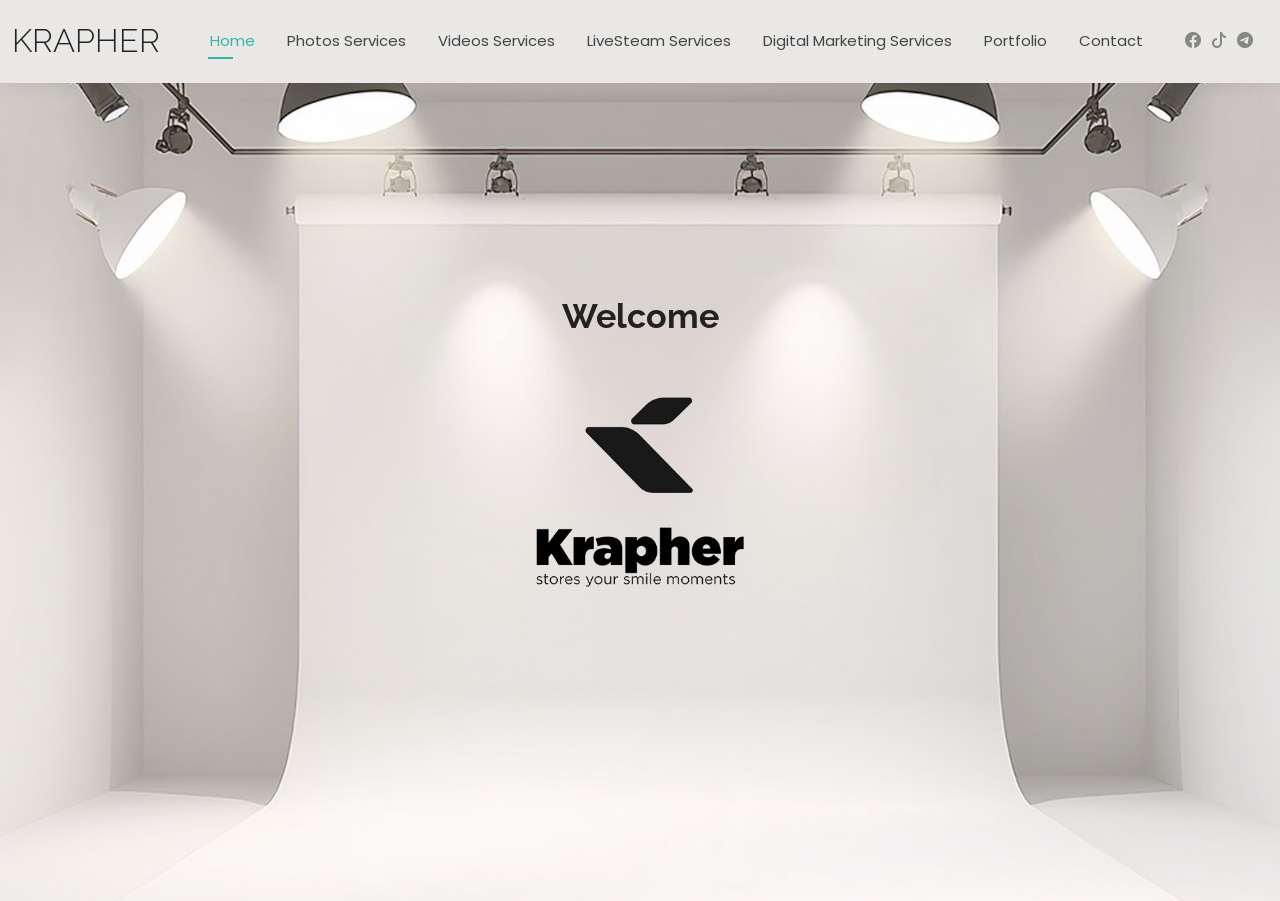
<file: index.html>
<html lang="en"><head>
  <meta charset="utf-8">
  <meta content="width=device-width, initial-scale=1.0" name="viewport">
  <title>Index - Kelly Bootstrap Template</title>
  <meta name="description" content="">
  <meta name="keywords" content="">

  <!-- Favicons -->
  <link href="assets/img/favicon.png" rel="icon">
  <link href="assets/img/apple-touch-icon.png" rel="apple-touch-icon">

  <!-- Fonts -->
  <link href="https://fonts.googleapis.com" rel="preconnect">
  <link href="https://fonts.gstatic.com" rel="preconnect" crossorigin="">
  <link href="https://fonts.googleapis.com/css2?family=Roboto:ital,wght@0,100;0,300;0,400;0,500;0,700;0,900;1,100;1,300;1,400;1,500;1,700;1,900&amp;family=Poppins:ital,wght@0,100;0,200;0,300;0,400;0,500;0,600;0,700;0,800;0,900;1,100;1,200;1,300;1,400;1,500;1,600;1,700;1,800;1,900&amp;family=Raleway:ital,wght@0,100;0,200;0,300;0,400;0,500;0,600;0,700;0,800;0,900;1,100;1,200;1,300;1,400;1,500;1,600;1,700;1,800;1,900&amp;display=swap" rel="stylesheet">

  <!-- Vendor CSS Files -->
  <link href="assets/vendor/bootstrap/css/bootstrap.min.css" rel="stylesheet">
  <link href="assets/vendor/bootstrap-icons/bootstrap-icons.css" rel="stylesheet">
  <link href="assets/vendor/aos/aos.css" rel="stylesheet">
  <link href="assets/vendor/swiper/swiper-bundle.min.css" rel="stylesheet">
  <link href="assets/vendor/glightbox/css/glightbox.min.css" rel="stylesheet">

  <!-- Main CSS File -->
  <link href="assets/css/main.css" rel="stylesheet">

  <!-- =======================================================
  * Template Name: Kelly
  * Template URL: https://bootstrapmade.com/kelly-free-bootstrap-cv-resume-html-template/
  * Updated: Aug 07 2024 with Bootstrap v5.3.3
  * Author: BootstrapMade.com
  * License: https://bootstrapmade.com/license/
  ======================================================== -->
</head>

<body class="index-page" data-aos-easing="ease-in-out" data-aos-duration="600" data-aos-delay="0">

  <header id="header" class="header d-flex align-items-center light-background sticky-top">
    <div class="container-fluid position-relative d-flex align-items-center justify-content-between">

      <a href="index.html" class="logo d-flex align-items-center me-auto me-xl-0">
        <!-- Uncomment the line below if you also wish to use an image logo -->
        <!-- <img src="assets/img/logo.png" alt=""> -->
        <h1 class="sitename">Krapher</h1>
      </a>

      <nav id="navmenu" class="navmenu">
        <ul>
          <li><a href="index.html"  class="active">Home</a></li>
          <li><a href="services.html">Photos Services</a></li>
		  <li><a href="videoservices.html">Videos Services</a></li>
		  <li><a href="livesteam.html">LiveSteam Services</a></li>
		  <li><a href="digital.html">Digital Marketing Services</a></li>
          <li><a href="portfolio.html">Portfolio</a></li>
          <li><a href="contact.html">Contact</a></li>
        </ul>
        <i class="mobile-nav-toggle d-xl-none bi bi-list"></i>
      </nav>

      <div class="header-social-links">
        <a href="https://web.facebook.com/profile.php?id=61571582931910" target="_blank" class="facebook"><i class="bi bi-facebook"></i></a>
        <a href="https://www.tiktok.com/@krapher.studio" target="_blank" class="instagram"><i class="bi bi-tiktok"></i></a>
		<a href="https://t.me/krapher_official" target="_blank" class="telegram"><i class="bi bi-telegram"></i></a>
      </div>

    </div>
  </header>

  <main class="main">

    <!-- Hero Section -->
    <section id="hero" class="hero section">

      <img src="assets/img/hero-bg.jpg" alt="" data-aos="fade-in" class="aos-init aos-animate">

      <div class="container text-center aos-init aos-animate" data-aos="zoom-out" data-aos-delay="100">
        <div class="row justify-content-center">
          <div class="col-lg-8">
            <h2>Welcome</h2>
		
            
            
          </div>
        </div>
      </div>

    </section><!-- /Hero Section -->

  </main>

  

  <!-- Scroll Top -->
  </a><a href="#" id="scroll-top" class="scroll-top d-flex align-items-center justify-content-center"><i class="bi bi-arrow-up-short"></i></a>

  <!-- Preloader -->
  

  <!-- Vendor JS Files -->
  <script src="assets/vendor/bootstrap/js/bootstrap.bundle.min.js"></script>
  <script src="assets/vendor/php-email-form/validate.js"></script>
  <script src="assets/vendor/aos/aos.js"></script>
  <script src="assets/vendor/waypoints/noframework.waypoints.js"></script>
  <script src="assets/vendor/purecounter/purecounter_vanilla.js"></script>
  <script src="assets/vendor/swiper/swiper-bundle.min.js"></script>
  <script src="assets/vendor/glightbox/js/glightbox.min.js"></script>
  <script src="assets/vendor/imagesloaded/imagesloaded.pkgd.min.js"></script>
  <script src="assets/vendor/isotope-layout/isotope.pkgd.min.js"></script>

  <!-- Main JS File -->
  <script src="assets/js/main.js"></script>



</body></html>
</file>
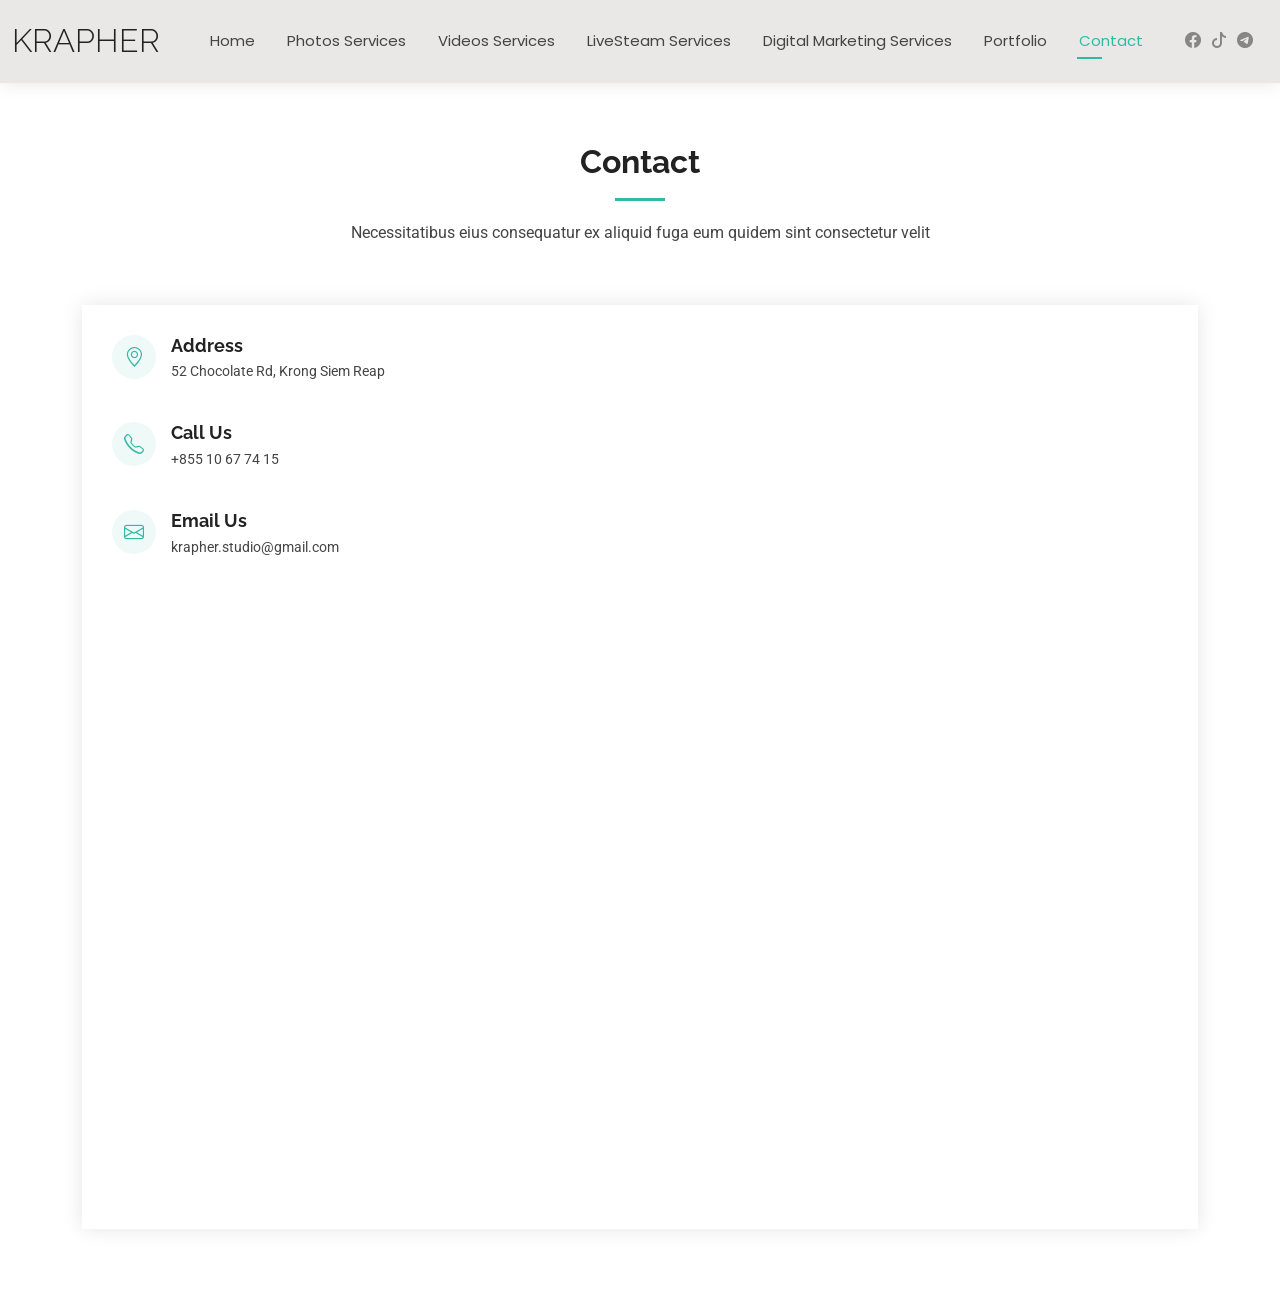
<file: contact.html>
<!DOCTYPE html>
<html lang="en">

<head>
  <meta charset="utf-8">
  <meta content="width=device-width, initial-scale=1.0" name="viewport">
  <title>Contact - Kelly Bootstrap Template</title>
  <meta name="description" content="">
  <meta name="keywords" content="">

  <!-- Favicons -->
  <link href="assets/img/favicon.png" rel="icon">
  <link href="assets/img/apple-touch-icon.png" rel="apple-touch-icon">

  <!-- Fonts -->
  <link href="https://fonts.googleapis.com" rel="preconnect">
  <link href="https://fonts.gstatic.com" rel="preconnect" crossorigin>
  <link href="https://fonts.googleapis.com/css2?family=Roboto:ital,wght@0,100;0,300;0,400;0,500;0,700;0,900;1,100;1,300;1,400;1,500;1,700;1,900&family=Poppins:ital,wght@0,100;0,200;0,300;0,400;0,500;0,600;0,700;0,800;0,900;1,100;1,200;1,300;1,400;1,500;1,600;1,700;1,800;1,900&family=Raleway:ital,wght@0,100;0,200;0,300;0,400;0,500;0,600;0,700;0,800;0,900;1,100;1,200;1,300;1,400;1,500;1,600;1,700;1,800;1,900&display=swap" rel="stylesheet">

  <!-- Vendor CSS Files -->
  <link href="assets/vendor/bootstrap/css/bootstrap.min.css" rel="stylesheet">
  <link href="assets/vendor/bootstrap-icons/bootstrap-icons.css" rel="stylesheet">
  <link href="assets/vendor/aos/aos.css" rel="stylesheet">
  <link href="assets/vendor/swiper/swiper-bundle.min.css" rel="stylesheet">
  <link href="assets/vendor/glightbox/css/glightbox.min.css" rel="stylesheet">

  <!-- Main CSS File -->
  <link href="assets/css/main.css" rel="stylesheet">

  <!-- =======================================================
  * Template Name: Kelly
  * Template URL: https://bootstrapmade.com/kelly-free-bootstrap-cv-resume-html-template/
  * Updated: Aug 07 2024 with Bootstrap v5.3.3
  * Author: BootstrapMade.com
  * License: https://bootstrapmade.com/license/
  ======================================================== -->
</head>


<header id="header" class="header d-flex align-items-center light-background sticky-top">
    <div class="container-fluid position-relative d-flex align-items-center justify-content-between">

      <a href="index.html" class="logo d-flex align-items-center me-auto me-xl-0">

        <!-- Uncomment the line below if you also wish to use an image logo -->
        <!-- <img src="assets/img/logo.png" alt=""> -->
        <h1 class="sitename">Krapher</h1>
      </a>

      <nav id="navmenu" class="navmenu">
        <ul>
          <li><a href="index.html">Home</a></li>
          <li><a href="services.html">Photos Services</a></li>
		  <li><a href="videoservices.html">Videos Services</a></li>
		  <li><a href="livesteam.html">LiveSteam Services</a></li>
		  <li><a href="digital.html">Digital Marketing Services</a></li>
          <li><a href="portfolio.html">Portfolio</a></li>
          <li><a href="contact.html"   class="active">Contact</a></li>
        </ul>
        <i class="mobile-nav-toggle d-xl-none bi bi-list"></i>
      </nav>

      <div class="header-social-links">
        <a href="https://web.facebook.com/profile.php?id=61571582931910" target="_blank" class="facebook"><i class="bi bi-facebook"></i></a>
        <a href="https://www.tiktok.com/@krapher.studio" target="_blank" class="instagram"><i class="bi bi-tiktok"></i></a>
		<a href="https://t.me/krapher_official" target="_blank" class="telegram"><i class="bi bi-telegram"></i></a>
      </div>
    </div>
  </header>

  <main class="main">

    <!-- Contact Section -->
    <section id="contact" class="contact section">

      <!-- Section Title -->
      <div class="container section-title" data-aos="fade-up">
        <h2>Contact</h2>
        <p>Necessitatibus eius consequatur ex aliquid fuga eum quidem sint consectetur velit</p>
      </div><!-- End Section Title -->

      <div class="container" data-aos="fade-up" data-aos-delay="100">

        <div class="row gy-4">

          <div class="col-lg-5" style=" width: 100%;">

            <div class="info-wrap">
              <div class="info-item d-flex" data-aos="fade-up" data-aos-delay="200">
                <i class="bi bi-geo-alt flex-shrink-0"></i>
                <div>
                  <h3>Address</h3>
                  <p>52 Chocolate Rd, Krong Siem Reap</p>
                </div>
              </div><!-- End Info Item -->

              <div class="info-item d-flex" data-aos="fade-up" data-aos-delay="300">
                <i class="bi bi-telephone flex-shrink-0"></i>
                <div>
                  <h3>Call Us</h3>
                  <p>+855 10 67 74 15</p>
                </div>
              </div><!-- End Info Item -->

              <div class="info-item d-flex" data-aos="fade-up" data-aos-delay="400">
                <i class="bi bi-envelope flex-shrink-0"></i>
                <div>
                  <h3>Email Us</h3>
                  <p>krapher.studio@gmail.com</p>
                </div>
              </div><!-- End Info Item -->

              <iframe src="https://www.google.com/maps/embed?pb=!1m14!1m12!1m3!1d335.7034134531007!2d103.86097803147112!3d13.349910440470868!2m3!1f0!2f0!3f0!3m2!1i1024!2i768!4f13.1!5e1!3m2!1sen!2skh!4v1746026095442!5m2!1sen!2skh" width="600" height="450" style="border:0;" allowfullscreen="" loading="lazy" referrerpolicy="no-referrer-when-downgrade"></iframe>            </div>
          </div>



        </div>

      </div>

    </section><!-- /Contact Section -->

  </main>



  <!-- Scroll Top -->
  <a href="#" id="scroll-top" class="scroll-top d-flex align-items-center justify-content-center"><i class="bi bi-arrow-up-short"></i></a>

  <!-- Preloader -->
  <div id="preloader"></div>

  <!-- Vendor JS Files -->
  <script src="assets/vendor/bootstrap/js/bootstrap.bundle.min.js"></script>
  <script src="assets/vendor/php-email-form/validate.js"></script>
  <script src="assets/vendor/aos/aos.js"></script>
  <script src="assets/vendor/waypoints/noframework.waypoints.js"></script>
  <script src="assets/vendor/purecounter/purecounter_vanilla.js"></script>
  <script src="assets/vendor/swiper/swiper-bundle.min.js"></script>
  <script src="assets/vendor/glightbox/js/glightbox.min.js"></script>
  <script src="assets/vendor/imagesloaded/imagesloaded.pkgd.min.js"></script>
  <script src="assets/vendor/isotope-layout/isotope.pkgd.min.js"></script>

  <!-- Main JS File -->
  <script src="assets/js/main.js"></script>

</body>

</html>
</file>
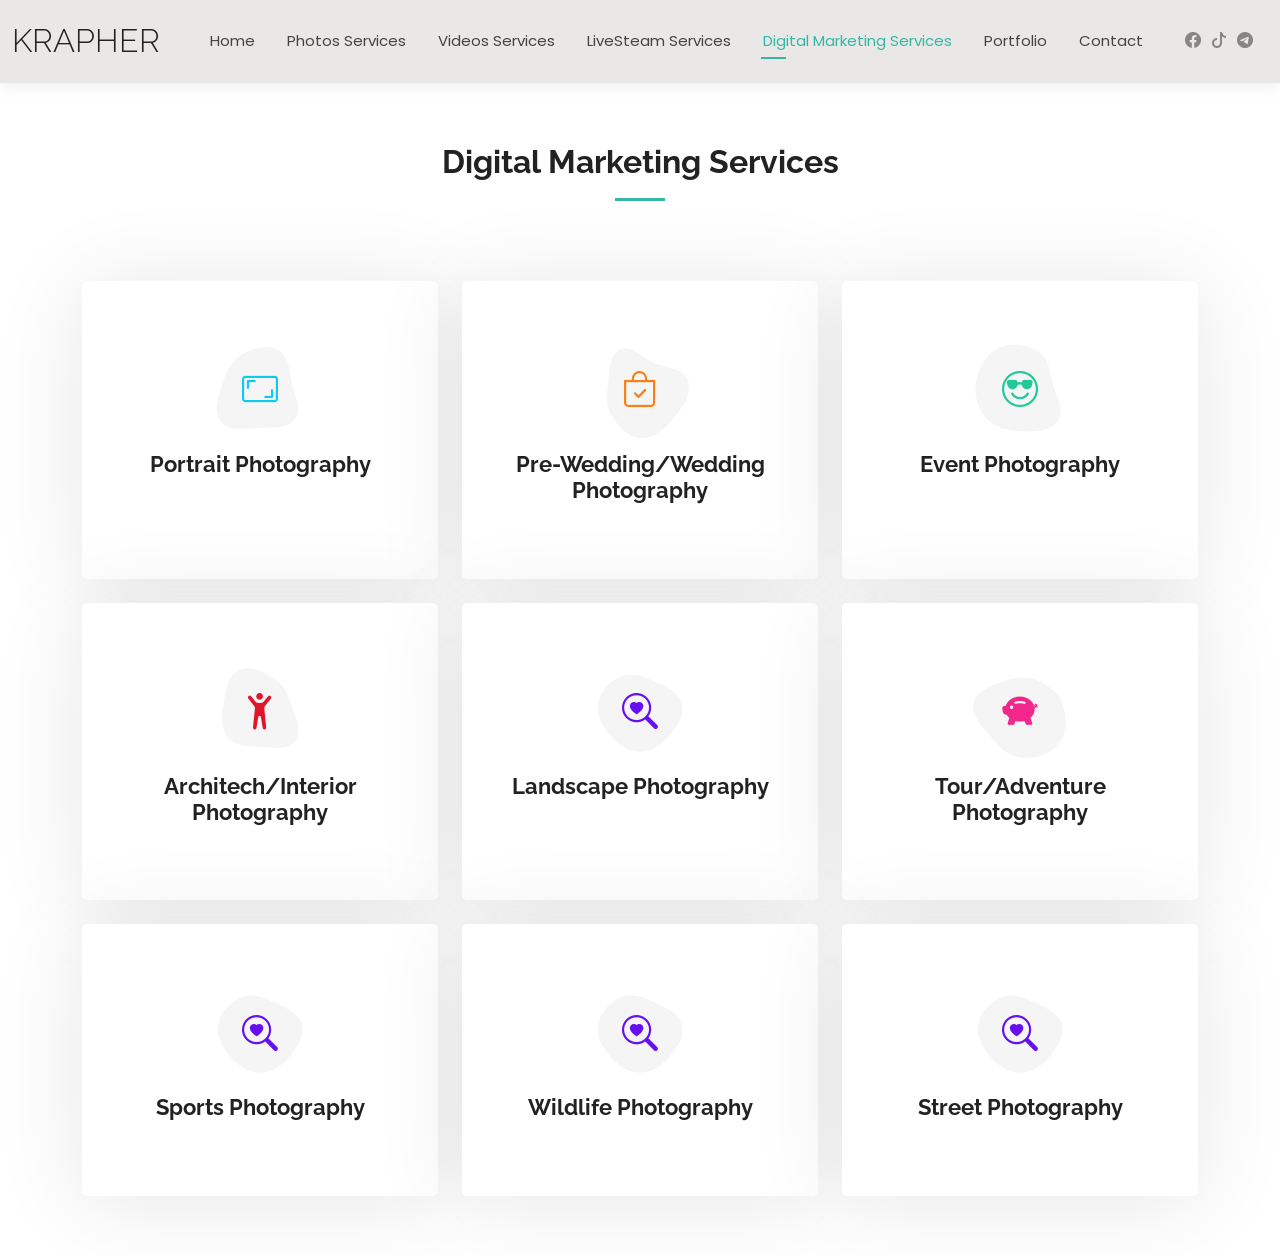
<file: digital.html>
<!DOCTYPE html>
<html lang="en">

<head>
  <meta charset="utf-8">
  <meta content="width=device-width, initial-scale=1.0" name="viewport">
  <title>Services - Kelly Bootstrap Template</title>
  <meta name="description" content="">
  <meta name="keywords" content="">

  <!-- Favicons -->
  <link href="assets/img/favicon.png" rel="icon">
  <link href="assets/img/apple-touch-icon.png" rel="apple-touch-icon">

  <!-- Fonts -->
  <link href="https://fonts.googleapis.com" rel="preconnect">
  <link href="https://fonts.gstatic.com" rel="preconnect" crossorigin>
  <link href="https://fonts.googleapis.com/css2?family=Roboto:ital,wght@0,100;0,300;0,400;0,500;0,700;0,900;1,100;1,300;1,400;1,500;1,700;1,900&family=Poppins:ital,wght@0,100;0,200;0,300;0,400;0,500;0,600;0,700;0,800;0,900;1,100;1,200;1,300;1,400;1,500;1,600;1,700;1,800;1,900&family=Raleway:ital,wght@0,100;0,200;0,300;0,400;0,500;0,600;0,700;0,800;0,900;1,100;1,200;1,300;1,400;1,500;1,600;1,700;1,800;1,900&display=swap" rel="stylesheet">

  <!-- Vendor CSS Files -->
  <link href="assets/vendor/bootstrap/css/bootstrap.min.css" rel="stylesheet">
  <link href="assets/vendor/bootstrap-icons/bootstrap-icons.css" rel="stylesheet">
  <link href="assets/vendor/aos/aos.css" rel="stylesheet">
  <link href="assets/vendor/swiper/swiper-bundle.min.css" rel="stylesheet">
  <link href="assets/vendor/glightbox/css/glightbox.min.css" rel="stylesheet">

  <!-- Main CSS File -->
  <link href="assets/css/main.css" rel="stylesheet">

  <!-- =======================================================
  * Template Name: Kelly
  * Template URL: https://bootstrapmade.com/kelly-free-bootstrap-cv-resume-html-template/
  * Updated: Aug 07 2024 with Bootstrap v5.3.3
  * Author: BootstrapMade.com
  * License: https://bootstrapmade.com/license/
  ======================================================== -->
</head>

<body class="services-page">

  <header id="header" class="header d-flex align-items-center light-background sticky-top">
    <div class="container-fluid position-relative d-flex align-items-center justify-content-between">

      <a href="index.html" class="logo d-flex align-items-center me-auto me-xl-0">
        <!-- Uncomment the line below if you also wish to use an image logo -->
        <!-- <img src="assets/img/logo.png" alt=""> -->
        <h1 class="sitename">Krapher</h1>
      </a>

      <nav id="navmenu" class="navmenu">
        <ul>
          <li><a href="index.html">Home</a></li>
          <li><a href="services.html">Photos Services</a></li>
		  <li><a href="videoservices.html" >Videos Services</a></li>
		  <li><a href="livesteam.html">LiveSteam Services</a></li>
		  <li><a href="digital.html" class="active">Digital Marketing Services</a></li>
          <li><a href="portfolio.html">Portfolio</a></li>
          <li><a href="contact.html">Contact</a></li>
        </ul>
        <i class="mobile-nav-toggle d-xl-none bi bi-list"></i>
      </nav>

      <div class="header-social-links">
        <a href="https://web.facebook.com/profile.php?id=61571582931910" target="_blank" class="facebook"><i class="bi bi-facebook"></i></a>
        <a href="https://www.tiktok.com/@krapher.studio" target="_blank" class="instagram"><i class="bi bi-tiktok"></i></a>
		<a href="https://t.me/krapher_official" target="_blank" class="telegram"><i class="bi bi-telegram"></i></a>
      </div>

    </div>
  </header>

  <main class="main">

	  
	      <!-- Services Section -->
    <section id="services" class="services section">

      <!-- Section Title -->
      <div class="container section-title" data-aos="fade-up">
        <h2>Digital Marketing Services</h2>
      </div><!-- End Section Title -->

      <div class="container">

        <div class="row gy-4">

          <div class="col-lg-4 col-md-6" data-aos="fade-up" data-aos-delay="100">
            <div class="service-item item-cyan position-relative">
              <div class="icon">
                <svg width="100" height="100" viewBox="0 0 600 600" xmlns="https://picsvg.com/svg/tUnjTJ01.svg">
                  <path stroke="none" stroke-width="0" fill="#f5f5f5" d="M300,521.0016835830174C376.1290562159157,517.8887921683347,466.0731472004068,529.7835943286574,510.70327084640275,468.03025145048787C554.3714126377745,407.6079735673963,508.03601936045806,328.9844924480964,491.2728898941984,256.3432110539036C474.5976632858925,184.082847569629,479.9380746630129,96.60480741107993,416.23090153303,58.64404602377083C348.86323505073057,18.502131276798302,261.93793281208167,40.57373210992963,193.5410806939664,78.93577620505333C130.42746243093433,114.334589627462,98.30271207620316,179.96522072025542,76.75703585869454,249.04625023123273C51.97151888228291,328.5150500222984,13.704378332031375,421.85034740162234,66.52175969318436,486.19268352777647C119.04800174914682,550.1803526380478,217.28368757567262,524.383925680826,300,521.0016835830174"></path>
                </svg>
                <i class="bi bi-aspect-ratio"></i>
              </div>
              <a href="#" class="stretched-link">
                <h3>Portrait Photography</h3>
              </a>
            </div>
          </div><!-- End Service Item -->

          <div class="col-lg-4 col-md-6" data-aos="fade-up" data-aos-delay="200">
            <div class="service-item item-orange position-relative">
              <div class="icon">
                <svg width="100" height="100" viewBox="0 0 600 600" xmlns="https://www.svgrepo.com/show/19461/url-link.svg">
                  <path stroke="none" stroke-width="0" fill="#f5f5f5" d="M300,582.0697525312426C382.5290701553225,586.8405444964366,449.9789794690241,525.3245884688669,502.5850820975895,461.55621195738473C556.606425686781,396.0723002908107,615.8543463187945,314.28637112970534,586.6730223649479,234.56875336149918C558.9533121215079,158.8439757836574,454.9685369536778,164.00468322053177,381.49747125262974,130.76875717737553C312.15926192815925,99.40240125094834,248.97055460311594,18.661163978235184,179.8680185752513,50.54337015887873C110.5421016452524,82.52863877960104,119.82277516462835,180.83849132639028,109.12597500060166,256.43424936330496C100.08760227029461,320.3096726198365,92.17705696193138,384.0621239912766,124.79988738764834,439.7174275375508C164.83382741302287,508.01625554203684,220.96474134820875,577.5009287672846,300,582.0697525312426"></path>
                </svg>
                <i class="bi bi-bag-check"></i>
              </div>
              <a href="#" class="stretched-link">
                <h3>Pre-Wedding/Wedding Photography</h3>
              </a>

            </div>
          </div><!-- End Service Item -->

          <div class="col-lg-4 col-md-6" data-aos="fade-up" data-aos-delay="300">
            <div class="service-item item-teal position-relative">
              <div class="icon">
                <svg width="100" height="100" viewBox="0 0 600 600" xmlns="http://www.w3.org/2000/svg">
                  <path stroke="none" stroke-width="0" fill="#f5f5f5" d="M300,541.5067337569781C382.14930387511276,545.0595476570109,479.8736841581634,548.3450877840088,526.4010558755058,480.5488172755941C571.5218469581645,414.80211281144784,517.5187510058486,332.0715597781072,496.52539010469104,255.14436215662573C477.37192572678356,184.95920475031193,473.57363656557914,105.61284051026155,413.0603344069578,65.22779650032875C343.27470386102294,18.654635553484475,251.2091493199835,5.337323636656869,175.0934190732945,40.62881213300186C97.87086631185822,76.43348514350839,51.98124368387456,156.15599469081315,36.44837278890362,239.84606092416172C21.716077023791087,319.22268207091537,43.775223500013084,401.1760424656574,96.891909868211,461.97329694683043C147.22146801428983,519.5804099606455,223.5754009179313,538.201503339737,300,541.5067337569781"></path>
                </svg>
                <i class="bi bi-emoji-sunglasses"></i>
              </div>
              <a href="#" class="stretched-link">
                <h3>Event Photography</h3>
              </a>

            </div>
          </div><!-- End Service Item -->

          <div class="col-lg-4 col-md-6" data-aos="fade-up" data-aos-delay="400">
            <div class="service-item item-red position-relative">
              <div class="icon">
                <svg width="100" height="100" viewBox="0 0 600 600" xmlns="http://www.w3.org/2000/svg">
                  <path stroke="none" stroke-width="0" fill="#f5f5f5" d="M300,503.46388370962813C374.79870501325706,506.71871716319447,464.8034551963731,527.1746412648533,510.4981551193396,467.86667711651364C555.9287308511215,408.9015244558933,512.6030010748507,327.5744911775523,490.211057578863,256.5855673507754C471.097692560561,195.9906835881958,447.69079081568157,138.11976852964426,395.19560036434837,102.3242989838813C329.3053358748298,57.3949838291264,248.02791733380457,8.279543830951368,175.87071277845988,42.242879143198664C103.41431057327972,76.34704239035025,93.79494320519305,170.9812938413882,81.28167332365135,250.07896920659033C70.17666984294237,320.27484674793965,64.84698225790005,396.69656628748305,111.28512138212992,450.4950937839243C156.20124167950087,502.5303643271138,231.32542653798444,500.4755392045468,300,503.46388370962813"></path>
                </svg>
                <i class="bi bi-person-arms-up"></i>
              </div>
              <a href="#" class="stretched-link">
                <h3>Architech/Interior Photography</h3>
              </a>

              <a href="#" class="stretched-link"></a>
            </div>
          </div><!-- End Service Item -->

          <div class="col-lg-4 col-md-6" data-aos="fade-up" data-aos-delay="500">
            <div class="service-item item-indigo position-relative">
              <div class="icon">
                <svg width="100" height="100" viewBox="0 0 600 600" xmlns="http://www.w3.org/2000/svg">
                  <path stroke="none" stroke-width="0" fill="#f5f5f5" d="M300,532.3542879108572C369.38199826031484,532.3153073249985,429.10787420159085,491.63046689027357,474.5244479745417,439.17860296908856C522.8885846962883,383.3225815378663,569.1668002868075,314.3205725914397,550.7432151929288,242.7694973846089C532.6665558377875,172.5657663291529,456.2379748765914,142.6223662098291,390.3689995646985,112.34683881706744C326.66090330228417,83.06452184765237,258.84405631176094,53.51806209861945,193.32584062364296,78.48882559362697C121.61183558270385,105.82097193414197,62.805066853699245,167.19869350419734,48.57481801355237,242.6138429142374C34.843463184063346,315.3850353017275,76.69343916112496,383.4422959591041,125.22947124332185,439.3748458443577C170.7312796277747,491.8107796887764,230.57421082200815,532.3932930995766,300,532.3542879108572"></path>
                </svg>
                <i class="bi bi-search-heart"></i>
              </div>
              <a href="#" class="stretched-link">
                <h3>Landscape Photography</h3>
              </a>

              <a href="#" class="stretched-link"></a>
            </div>
          </div><!-- End Service Item -->

          <div class="col-lg-4 col-md-6" data-aos="fade-up" data-aos-delay="600">
            <div class="service-item item-pink position-relative">
              <div class="icon">
                <svg width="100" height="100" viewBox="0 0 600 600" xmlns="http://www.w3.org/2000/svg">
                  <path stroke="none" stroke-width="0" fill="#f5f5f5" d="M300,566.797414625762C385.7384707136149,576.1784315230908,478.7894351017131,552.8928747891023,531.9192734346935,484.94944893311C584.6109503024035,417.5663521118492,582.489472248146,322.67544863468447,553.9536738515405,242.03673114598146C529.1557734026468,171.96086150256528,465.24506316201064,127.66468636344209,395.9583748389544,100.7403814666027C334.2173773831606,76.7482773500951,269.4350130405921,84.62216499799875,207.1952322260088,107.2889140133804C132.92018162631612,134.33871894543012,41.79353780512637,160.00259165414826,22.644507872594943,236.69541883565114C3.319112789854554,314.0945973066697,72.72355303640163,379.243833228382,124.04198916343866,440.3218312028393C172.9286146004772,498.5055451809895,224.45579914871206,558.5317968840102,300,566.797414625762"></path>
                </svg>
                <i class="bi bi-piggy-bank-fill"></i>
              </div>
              <a href="#" class="stretched-link">
                <h3>Tour/Adventure Photography</h3>
              </a>

              <a href="#" class="stretched-link"></a>
            </div>
          </div><!-- End Service Item -->
		  
		            <div class="col-lg-4 col-md-6" data-aos="fade-up" data-aos-delay="500">
            <div class="service-item item-indigo position-relative">
              <div class="icon">
                <svg width="100" height="100" viewBox="0 0 600 600" xmlns="http://www.w3.org/2000/svg">
                  <path stroke="none" stroke-width="0" fill="#f5f5f5" d="M300,532.3542879108572C369.38199826031484,532.3153073249985,429.10787420159085,491.63046689027357,474.5244479745417,439.17860296908856C522.8885846962883,383.3225815378663,569.1668002868075,314.3205725914397,550.7432151929288,242.7694973846089C532.6665558377875,172.5657663291529,456.2379748765914,142.6223662098291,390.3689995646985,112.34683881706744C326.66090330228417,83.06452184765237,258.84405631176094,53.51806209861945,193.32584062364296,78.48882559362697C121.61183558270385,105.82097193414197,62.805066853699245,167.19869350419734,48.57481801355237,242.6138429142374C34.843463184063346,315.3850353017275,76.69343916112496,383.4422959591041,125.22947124332185,439.3748458443577C170.7312796277747,491.8107796887764,230.57421082200815,532.3932930995766,300,532.3542879108572"></path>
                </svg>
                <i class="bi bi-search-heart"></i>
              </div>
              <a href="#" class="stretched-link">
                <h3>Sports Photography</h3>
              </a>

              <a href="#" class="stretched-link"></a>
            </div>
          </div><!-- End Service Item -->
		            <div class="col-lg-4 col-md-6" data-aos="fade-up" data-aos-delay="500">
            <div class="service-item item-indigo position-relative">
              <div class="icon">
                <svg width="100" height="100" viewBox="0 0 600 600" xmlns="http://www.w3.org/2000/svg">
                  <path stroke="none" stroke-width="0" fill="#f5f5f5" d="M300,532.3542879108572C369.38199826031484,532.3153073249985,429.10787420159085,491.63046689027357,474.5244479745417,439.17860296908856C522.8885846962883,383.3225815378663,569.1668002868075,314.3205725914397,550.7432151929288,242.7694973846089C532.6665558377875,172.5657663291529,456.2379748765914,142.6223662098291,390.3689995646985,112.34683881706744C326.66090330228417,83.06452184765237,258.84405631176094,53.51806209861945,193.32584062364296,78.48882559362697C121.61183558270385,105.82097193414197,62.805066853699245,167.19869350419734,48.57481801355237,242.6138429142374C34.843463184063346,315.3850353017275,76.69343916112496,383.4422959591041,125.22947124332185,439.3748458443577C170.7312796277747,491.8107796887764,230.57421082200815,532.3932930995766,300,532.3542879108572"></path>
                </svg>
                <i class="bi bi-search-heart"></i>
              </div>
              <a href="#" class="stretched-link">
                <h3>Wildlife Photography</h3>
              </a>

              <a href="#" class="stretched-link"></a>
            </div>
          </div><!-- End Service Item -->
		            <div class="col-lg-4 col-md-6" data-aos="fade-up" data-aos-delay="500">
            <div class="service-item item-indigo position-relative">
              <div class="icon">
                <svg width="100" height="100" viewBox="0 0 600 600" xmlns="http://www.w3.org/2000/svg">
                  <path stroke="none" stroke-width="0" fill="#f5f5f5" d="M300,532.3542879108572C369.38199826031484,532.3153073249985,429.10787420159085,491.63046689027357,474.5244479745417,439.17860296908856C522.8885846962883,383.3225815378663,569.1668002868075,314.3205725914397,550.7432151929288,242.7694973846089C532.6665558377875,172.5657663291529,456.2379748765914,142.6223662098291,390.3689995646985,112.34683881706744C326.66090330228417,83.06452184765237,258.84405631176094,53.51806209861945,193.32584062364296,78.48882559362697C121.61183558270385,105.82097193414197,62.805066853699245,167.19869350419734,48.57481801355237,242.6138429142374C34.843463184063346,315.3850353017275,76.69343916112496,383.4422959591041,125.22947124332185,439.3748458443577C170.7312796277747,491.8107796887764,230.57421082200815,532.3932930995766,300,532.3542879108572"></path>
                </svg>
                <i class="bi bi-search-heart"></i>
              </div>
              <a href="#" class="stretched-link">
                <h3>Street Photography</h3>
              </a>

              <a href="#" class="stretched-link"></a>
            </div>
          </div><!-- End Service Item -->

        </div>

      </div>

 
  </main>

  </footer>

  <!-- Scroll Top -->
  <a href="#" id="scroll-top" class="scroll-top d-flex align-items-center justify-content-center"><i class="bi bi-arrow-up-short"></i></a>

  <!-- Preloader -->
  <div id="preloader"></div>

  <!-- Vendor JS Files -->
  <script src="assets/vendor/bootstrap/js/bootstrap.bundle.min.js"></script>
  <script src="assets/vendor/php-email-form/validate.js"></script>
  <script src="assets/vendor/aos/aos.js"></script>
  <script src="assets/vendor/waypoints/noframework.waypoints.js"></script>
  <script src="assets/vendor/purecounter/purecounter_vanilla.js"></script>
  <script src="assets/vendor/swiper/swiper-bundle.min.js"></script>
  <script src="assets/vendor/glightbox/js/glightbox.min.js"></script>
  <script src="assets/vendor/imagesloaded/imagesloaded.pkgd.min.js"></script>
  <script src="assets/vendor/isotope-layout/isotope.pkgd.min.js"></script>

  <!-- Main JS File -->
  <script src="assets/js/main.js"></script>

</body>

</html>
</file>
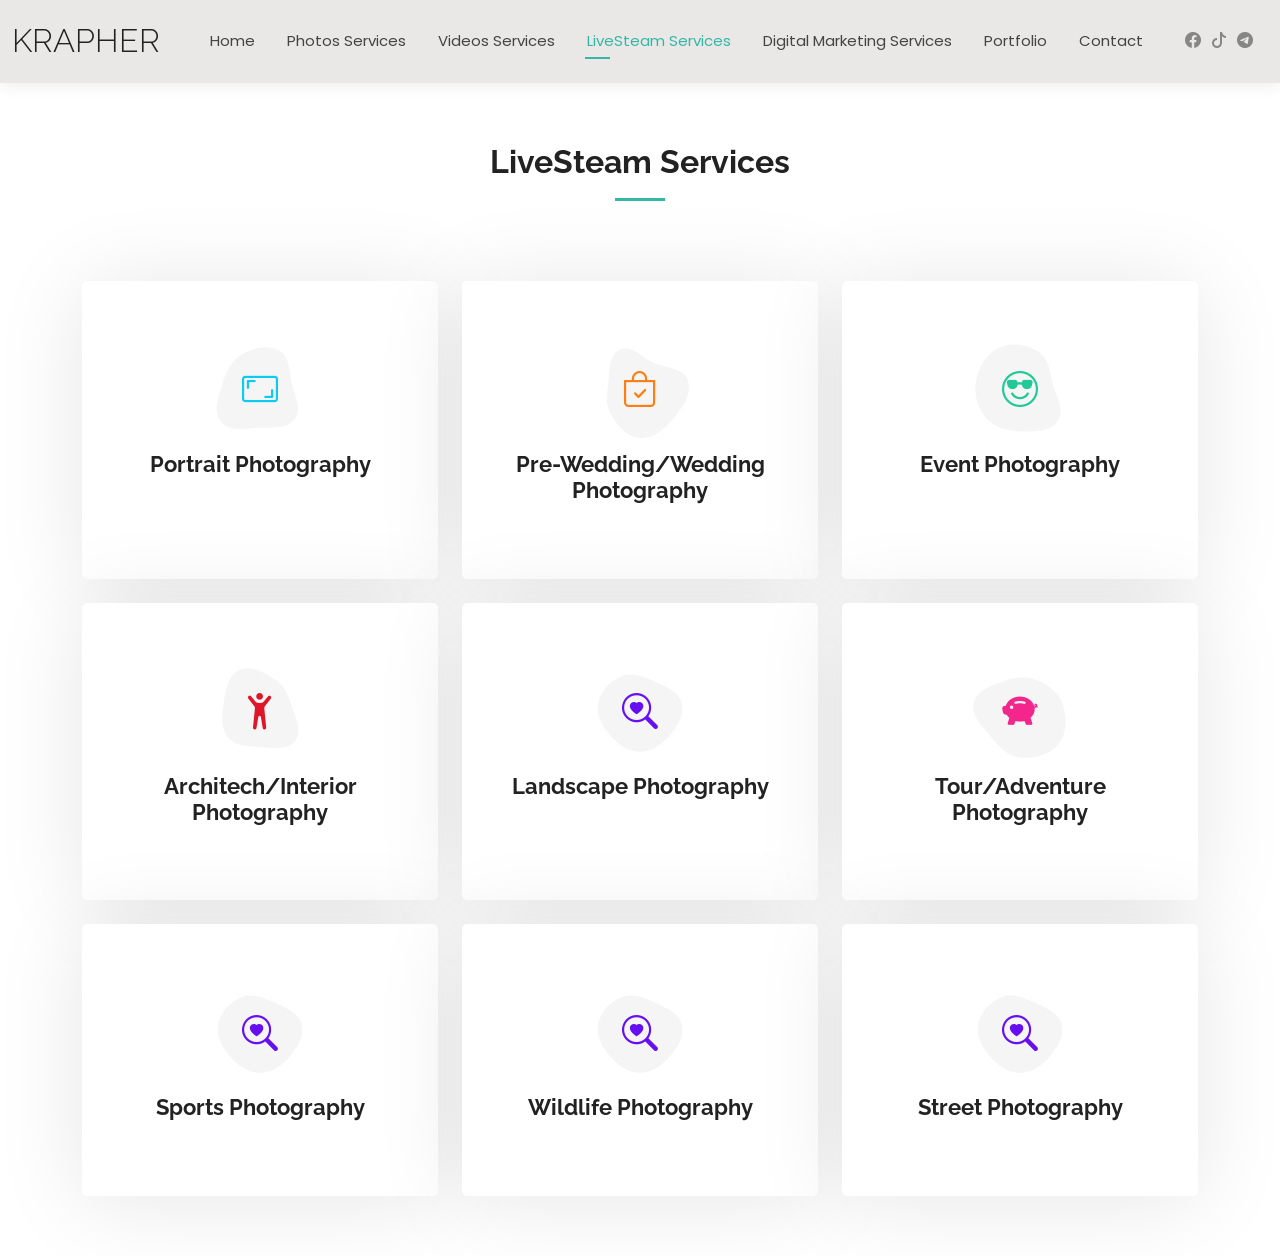
<file: livesteam.html>
<!DOCTYPE html>
<html lang="en">

<head>
  <meta charset="utf-8">
  <meta content="width=device-width, initial-scale=1.0" name="viewport">
  <title>Services - Kelly Bootstrap Template</title>
  <meta name="description" content="">
  <meta name="keywords" content="">

  <!-- Favicons -->
  <link href="assets/img/favicon.png" rel="icon">
  <link href="assets/img/apple-touch-icon.png" rel="apple-touch-icon">

  <!-- Fonts -->
  <link href="https://fonts.googleapis.com" rel="preconnect">
  <link href="https://fonts.gstatic.com" rel="preconnect" crossorigin>
  <link href="https://fonts.googleapis.com/css2?family=Roboto:ital,wght@0,100;0,300;0,400;0,500;0,700;0,900;1,100;1,300;1,400;1,500;1,700;1,900&family=Poppins:ital,wght@0,100;0,200;0,300;0,400;0,500;0,600;0,700;0,800;0,900;1,100;1,200;1,300;1,400;1,500;1,600;1,700;1,800;1,900&family=Raleway:ital,wght@0,100;0,200;0,300;0,400;0,500;0,600;0,700;0,800;0,900;1,100;1,200;1,300;1,400;1,500;1,600;1,700;1,800;1,900&display=swap" rel="stylesheet">

  <!-- Vendor CSS Files -->
  <link href="assets/vendor/bootstrap/css/bootstrap.min.css" rel="stylesheet">
  <link href="assets/vendor/bootstrap-icons/bootstrap-icons.css" rel="stylesheet">
  <link href="assets/vendor/aos/aos.css" rel="stylesheet">
  <link href="assets/vendor/swiper/swiper-bundle.min.css" rel="stylesheet">
  <link href="assets/vendor/glightbox/css/glightbox.min.css" rel="stylesheet">

  <!-- Main CSS File -->
  <link href="assets/css/main.css" rel="stylesheet">

  <!-- =======================================================
  * Template Name: Kelly
  * Template URL: https://bootstrapmade.com/kelly-free-bootstrap-cv-resume-html-template/
  * Updated: Aug 07 2024 with Bootstrap v5.3.3
  * Author: BootstrapMade.com
  * License: https://bootstrapmade.com/license/
  ======================================================== -->
</head>

<body class="services-page">

  <header id="header" class="header d-flex align-items-center light-background sticky-top">
    <div class="container-fluid position-relative d-flex align-items-center justify-content-between">

      <a href="index.html" class="logo d-flex align-items-center me-auto me-xl-0">
        <!-- Uncomment the line below if you also wish to use an image logo -->
        <!-- <img src="assets/img/logo.png" alt=""> -->
        <h1 class="sitename">Krapher</h1>
      </a>

      <nav id="navmenu" class="navmenu">
        <ul>
          <li><a href="index.html">Home</a></li>
          <li><a href="services.html">Photos Services</a></li>
		  <li><a href="videoservices.html">Videos Services</a></li>
		  <li><a href="livesteam.html"  class="active">LiveSteam Services</a></li>
		  <li><a href="digital.html">Digital Marketing Services</a></li>
          <li><a href="portfolio.html">Portfolio</a></li>
          <li><a href="contact.html">Contact</a></li>
        </ul>
        <i class="mobile-nav-toggle d-xl-none bi bi-list"></i>
      </nav>

      <div class="header-social-links">
        <a href="https://web.facebook.com/profile.php?id=61571582931910" target="_blank" class="facebook"><i class="bi bi-facebook"></i></a>
        <a href="https://www.tiktok.com/@krapher.studio" target="_blank" class="instagram"><i class="bi bi-tiktok"></i></a>
		<a href="https://t.me/krapher_official" target="_blank" class="telegram"><i class="bi bi-telegram"></i></a>
      </div>

    </div>
  </header>

  <main class="main">

	  
	      <!-- Services Section -->
    <section id="services" class="services section">

      <!-- Section Title -->
      <div class="container section-title" data-aos="fade-up">
        <h2>LiveSteam Services</h2>
      </div><!-- End Section Title -->

      <div class="container">

        <div class="row gy-4">

          <div class="col-lg-4 col-md-6" data-aos="fade-up" data-aos-delay="100">
            <div class="service-item item-cyan position-relative">
              <div class="icon">
                <svg width="100" height="100" viewBox="0 0 600 600" xmlns="https://picsvg.com/svg/tUnjTJ01.svg">
                  <path stroke="none" stroke-width="0" fill="#f5f5f5" d="M300,521.0016835830174C376.1290562159157,517.8887921683347,466.0731472004068,529.7835943286574,510.70327084640275,468.03025145048787C554.3714126377745,407.6079735673963,508.03601936045806,328.9844924480964,491.2728898941984,256.3432110539036C474.5976632858925,184.082847569629,479.9380746630129,96.60480741107993,416.23090153303,58.64404602377083C348.86323505073057,18.502131276798302,261.93793281208167,40.57373210992963,193.5410806939664,78.93577620505333C130.42746243093433,114.334589627462,98.30271207620316,179.96522072025542,76.75703585869454,249.04625023123273C51.97151888228291,328.5150500222984,13.704378332031375,421.85034740162234,66.52175969318436,486.19268352777647C119.04800174914682,550.1803526380478,217.28368757567262,524.383925680826,300,521.0016835830174"></path>
                </svg>
                <i class="bi bi-aspect-ratio"></i>
              </div>
              <a href="#" class="stretched-link">
                <h3>Portrait Photography</h3>
              </a>
            </div>
          </div><!-- End Service Item -->

          <div class="col-lg-4 col-md-6" data-aos="fade-up" data-aos-delay="200">
            <div class="service-item item-orange position-relative">
              <div class="icon">
                <svg width="100" height="100" viewBox="0 0 600 600" xmlns="https://www.svgrepo.com/show/19461/url-link.svg">
                  <path stroke="none" stroke-width="0" fill="#f5f5f5" d="M300,582.0697525312426C382.5290701553225,586.8405444964366,449.9789794690241,525.3245884688669,502.5850820975895,461.55621195738473C556.606425686781,396.0723002908107,615.8543463187945,314.28637112970534,586.6730223649479,234.56875336149918C558.9533121215079,158.8439757836574,454.9685369536778,164.00468322053177,381.49747125262974,130.76875717737553C312.15926192815925,99.40240125094834,248.97055460311594,18.661163978235184,179.8680185752513,50.54337015887873C110.5421016452524,82.52863877960104,119.82277516462835,180.83849132639028,109.12597500060166,256.43424936330496C100.08760227029461,320.3096726198365,92.17705696193138,384.0621239912766,124.79988738764834,439.7174275375508C164.83382741302287,508.01625554203684,220.96474134820875,577.5009287672846,300,582.0697525312426"></path>
                </svg>
                <i class="bi bi-bag-check"></i>
              </div>
              <a href="#" class="stretched-link">
                <h3>Pre-Wedding/Wedding Photography</h3>
              </a>

            </div>
          </div><!-- End Service Item -->

          <div class="col-lg-4 col-md-6" data-aos="fade-up" data-aos-delay="300">
            <div class="service-item item-teal position-relative">
              <div class="icon">
                <svg width="100" height="100" viewBox="0 0 600 600" xmlns="http://www.w3.org/2000/svg">
                  <path stroke="none" stroke-width="0" fill="#f5f5f5" d="M300,541.5067337569781C382.14930387511276,545.0595476570109,479.8736841581634,548.3450877840088,526.4010558755058,480.5488172755941C571.5218469581645,414.80211281144784,517.5187510058486,332.0715597781072,496.52539010469104,255.14436215662573C477.37192572678356,184.95920475031193,473.57363656557914,105.61284051026155,413.0603344069578,65.22779650032875C343.27470386102294,18.654635553484475,251.2091493199835,5.337323636656869,175.0934190732945,40.62881213300186C97.87086631185822,76.43348514350839,51.98124368387456,156.15599469081315,36.44837278890362,239.84606092416172C21.716077023791087,319.22268207091537,43.775223500013084,401.1760424656574,96.891909868211,461.97329694683043C147.22146801428983,519.5804099606455,223.5754009179313,538.201503339737,300,541.5067337569781"></path>
                </svg>
                <i class="bi bi-emoji-sunglasses"></i>
              </div>
              <a href="#" class="stretched-link">
                <h3>Event Photography</h3>
              </a>

            </div>
          </div><!-- End Service Item -->

          <div class="col-lg-4 col-md-6" data-aos="fade-up" data-aos-delay="400">
            <div class="service-item item-red position-relative">
              <div class="icon">
                <svg width="100" height="100" viewBox="0 0 600 600" xmlns="http://www.w3.org/2000/svg">
                  <path stroke="none" stroke-width="0" fill="#f5f5f5" d="M300,503.46388370962813C374.79870501325706,506.71871716319447,464.8034551963731,527.1746412648533,510.4981551193396,467.86667711651364C555.9287308511215,408.9015244558933,512.6030010748507,327.5744911775523,490.211057578863,256.5855673507754C471.097692560561,195.9906835881958,447.69079081568157,138.11976852964426,395.19560036434837,102.3242989838813C329.3053358748298,57.3949838291264,248.02791733380457,8.279543830951368,175.87071277845988,42.242879143198664C103.41431057327972,76.34704239035025,93.79494320519305,170.9812938413882,81.28167332365135,250.07896920659033C70.17666984294237,320.27484674793965,64.84698225790005,396.69656628748305,111.28512138212992,450.4950937839243C156.20124167950087,502.5303643271138,231.32542653798444,500.4755392045468,300,503.46388370962813"></path>
                </svg>
                <i class="bi bi-person-arms-up"></i>
              </div>
              <a href="#" class="stretched-link">
                <h3>Architech/Interior Photography</h3>
              </a>

              <a href="#" class="stretched-link"></a>
            </div>
          </div><!-- End Service Item -->

          <div class="col-lg-4 col-md-6" data-aos="fade-up" data-aos-delay="500">
            <div class="service-item item-indigo position-relative">
              <div class="icon">
                <svg width="100" height="100" viewBox="0 0 600 600" xmlns="http://www.w3.org/2000/svg">
                  <path stroke="none" stroke-width="0" fill="#f5f5f5" d="M300,532.3542879108572C369.38199826031484,532.3153073249985,429.10787420159085,491.63046689027357,474.5244479745417,439.17860296908856C522.8885846962883,383.3225815378663,569.1668002868075,314.3205725914397,550.7432151929288,242.7694973846089C532.6665558377875,172.5657663291529,456.2379748765914,142.6223662098291,390.3689995646985,112.34683881706744C326.66090330228417,83.06452184765237,258.84405631176094,53.51806209861945,193.32584062364296,78.48882559362697C121.61183558270385,105.82097193414197,62.805066853699245,167.19869350419734,48.57481801355237,242.6138429142374C34.843463184063346,315.3850353017275,76.69343916112496,383.4422959591041,125.22947124332185,439.3748458443577C170.7312796277747,491.8107796887764,230.57421082200815,532.3932930995766,300,532.3542879108572"></path>
                </svg>
                <i class="bi bi-search-heart"></i>
              </div>
              <a href="#" class="stretched-link">
                <h3>Landscape Photography</h3>
              </a>

              <a href="#" class="stretched-link"></a>
            </div>
          </div><!-- End Service Item -->

          <div class="col-lg-4 col-md-6" data-aos="fade-up" data-aos-delay="600">
            <div class="service-item item-pink position-relative">
              <div class="icon">
                <svg width="100" height="100" viewBox="0 0 600 600" xmlns="http://www.w3.org/2000/svg">
                  <path stroke="none" stroke-width="0" fill="#f5f5f5" d="M300,566.797414625762C385.7384707136149,576.1784315230908,478.7894351017131,552.8928747891023,531.9192734346935,484.94944893311C584.6109503024035,417.5663521118492,582.489472248146,322.67544863468447,553.9536738515405,242.03673114598146C529.1557734026468,171.96086150256528,465.24506316201064,127.66468636344209,395.9583748389544,100.7403814666027C334.2173773831606,76.7482773500951,269.4350130405921,84.62216499799875,207.1952322260088,107.2889140133804C132.92018162631612,134.33871894543012,41.79353780512637,160.00259165414826,22.644507872594943,236.69541883565114C3.319112789854554,314.0945973066697,72.72355303640163,379.243833228382,124.04198916343866,440.3218312028393C172.9286146004772,498.5055451809895,224.45579914871206,558.5317968840102,300,566.797414625762"></path>
                </svg>
                <i class="bi bi-piggy-bank-fill"></i>
              </div>
              <a href="#" class="stretched-link">
                <h3>Tour/Adventure Photography</h3>
              </a>

              <a href="#" class="stretched-link"></a>
            </div>
          </div><!-- End Service Item -->
		  
		            <div class="col-lg-4 col-md-6" data-aos="fade-up" data-aos-delay="500">
            <div class="service-item item-indigo position-relative">
              <div class="icon">
                <svg width="100" height="100" viewBox="0 0 600 600" xmlns="http://www.w3.org/2000/svg">
                  <path stroke="none" stroke-width="0" fill="#f5f5f5" d="M300,532.3542879108572C369.38199826031484,532.3153073249985,429.10787420159085,491.63046689027357,474.5244479745417,439.17860296908856C522.8885846962883,383.3225815378663,569.1668002868075,314.3205725914397,550.7432151929288,242.7694973846089C532.6665558377875,172.5657663291529,456.2379748765914,142.6223662098291,390.3689995646985,112.34683881706744C326.66090330228417,83.06452184765237,258.84405631176094,53.51806209861945,193.32584062364296,78.48882559362697C121.61183558270385,105.82097193414197,62.805066853699245,167.19869350419734,48.57481801355237,242.6138429142374C34.843463184063346,315.3850353017275,76.69343916112496,383.4422959591041,125.22947124332185,439.3748458443577C170.7312796277747,491.8107796887764,230.57421082200815,532.3932930995766,300,532.3542879108572"></path>
                </svg>
                <i class="bi bi-search-heart"></i>
              </div>
              <a href="#" class="stretched-link">
                <h3>Sports Photography</h3>
              </a>

              <a href="#" class="stretched-link"></a>
            </div>
          </div><!-- End Service Item -->
		            <div class="col-lg-4 col-md-6" data-aos="fade-up" data-aos-delay="500">
            <div class="service-item item-indigo position-relative">
              <div class="icon">
                <svg width="100" height="100" viewBox="0 0 600 600" xmlns="http://www.w3.org/2000/svg">
                  <path stroke="none" stroke-width="0" fill="#f5f5f5" d="M300,532.3542879108572C369.38199826031484,532.3153073249985,429.10787420159085,491.63046689027357,474.5244479745417,439.17860296908856C522.8885846962883,383.3225815378663,569.1668002868075,314.3205725914397,550.7432151929288,242.7694973846089C532.6665558377875,172.5657663291529,456.2379748765914,142.6223662098291,390.3689995646985,112.34683881706744C326.66090330228417,83.06452184765237,258.84405631176094,53.51806209861945,193.32584062364296,78.48882559362697C121.61183558270385,105.82097193414197,62.805066853699245,167.19869350419734,48.57481801355237,242.6138429142374C34.843463184063346,315.3850353017275,76.69343916112496,383.4422959591041,125.22947124332185,439.3748458443577C170.7312796277747,491.8107796887764,230.57421082200815,532.3932930995766,300,532.3542879108572"></path>
                </svg>
                <i class="bi bi-search-heart"></i>
              </div>
              <a href="#" class="stretched-link">
                <h3>Wildlife Photography</h3>
              </a>

              <a href="#" class="stretched-link"></a>
            </div>
          </div><!-- End Service Item -->
		            <div class="col-lg-4 col-md-6" data-aos="fade-up" data-aos-delay="500">
            <div class="service-item item-indigo position-relative">
              <div class="icon">
                <svg width="100" height="100" viewBox="0 0 600 600" xmlns="http://www.w3.org/2000/svg">
                  <path stroke="none" stroke-width="0" fill="#f5f5f5" d="M300,532.3542879108572C369.38199826031484,532.3153073249985,429.10787420159085,491.63046689027357,474.5244479745417,439.17860296908856C522.8885846962883,383.3225815378663,569.1668002868075,314.3205725914397,550.7432151929288,242.7694973846089C532.6665558377875,172.5657663291529,456.2379748765914,142.6223662098291,390.3689995646985,112.34683881706744C326.66090330228417,83.06452184765237,258.84405631176094,53.51806209861945,193.32584062364296,78.48882559362697C121.61183558270385,105.82097193414197,62.805066853699245,167.19869350419734,48.57481801355237,242.6138429142374C34.843463184063346,315.3850353017275,76.69343916112496,383.4422959591041,125.22947124332185,439.3748458443577C170.7312796277747,491.8107796887764,230.57421082200815,532.3932930995766,300,532.3542879108572"></path>
                </svg>
                <i class="bi bi-search-heart"></i>
              </div>
              <a href="#" class="stretched-link">
                <h3>Street Photography</h3>
              </a>

              <a href="#" class="stretched-link"></a>
            </div>
          </div><!-- End Service Item -->

        </div>

      </div>

 
  </main>

  </footer>

  <!-- Scroll Top -->
  <a href="#" id="scroll-top" class="scroll-top d-flex align-items-center justify-content-center"><i class="bi bi-arrow-up-short"></i></a>

  <!-- Preloader -->
  <div id="preloader"></div>

  <!-- Vendor JS Files -->
  <script src="assets/vendor/bootstrap/js/bootstrap.bundle.min.js"></script>
  <script src="assets/vendor/php-email-form/validate.js"></script>
  <script src="assets/vendor/aos/aos.js"></script>
  <script src="assets/vendor/waypoints/noframework.waypoints.js"></script>
  <script src="assets/vendor/purecounter/purecounter_vanilla.js"></script>
  <script src="assets/vendor/swiper/swiper-bundle.min.js"></script>
  <script src="assets/vendor/glightbox/js/glightbox.min.js"></script>
  <script src="assets/vendor/imagesloaded/imagesloaded.pkgd.min.js"></script>
  <script src="assets/vendor/isotope-layout/isotope.pkgd.min.js"></script>

  <!-- Main JS File -->
  <script src="assets/js/main.js"></script>

</body>

</html>
</file>
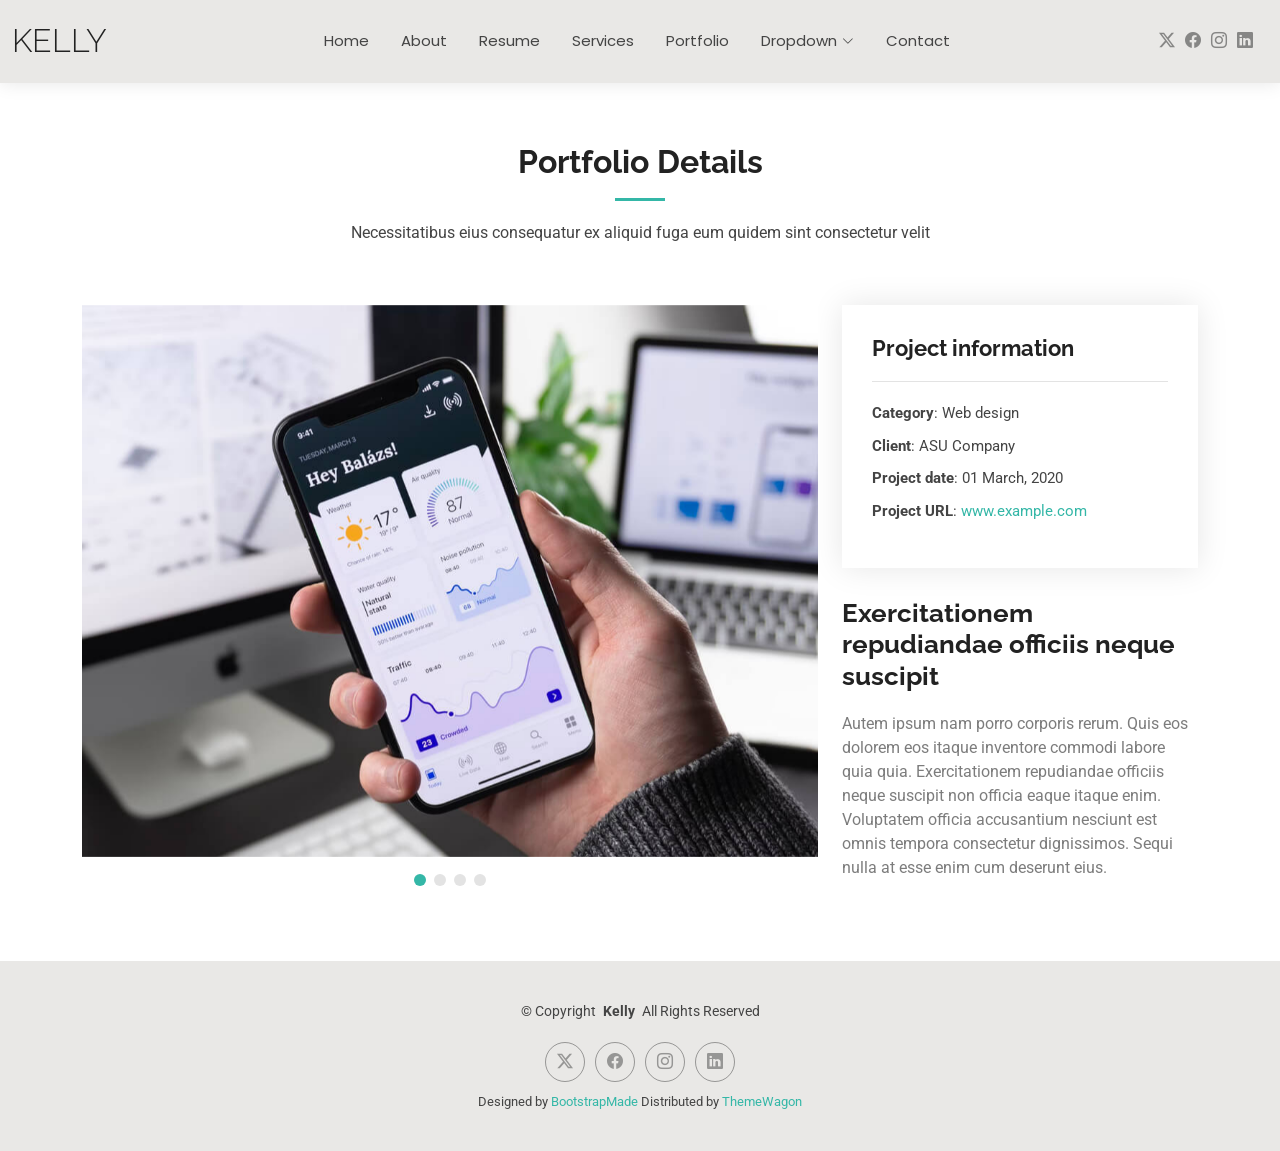
<file: portfolio-details.html>
<!DOCTYPE html>
<html lang="en">

<head>
  <meta charset="utf-8">
  <meta content="width=device-width, initial-scale=1.0" name="viewport">
  <title>Portfolio Details - Kelly Bootstrap Template</title>
  <meta name="description" content="">
  <meta name="keywords" content="">

  <!-- Favicons -->
  <link href="assets/img/favicon.png" rel="icon">
  <link href="assets/img/apple-touch-icon.png" rel="apple-touch-icon">

  <!-- Fonts -->
  <link href="https://fonts.googleapis.com" rel="preconnect">
  <link href="https://fonts.gstatic.com" rel="preconnect" crossorigin>
  <link href="https://fonts.googleapis.com/css2?family=Roboto:ital,wght@0,100;0,300;0,400;0,500;0,700;0,900;1,100;1,300;1,400;1,500;1,700;1,900&family=Poppins:ital,wght@0,100;0,200;0,300;0,400;0,500;0,600;0,700;0,800;0,900;1,100;1,200;1,300;1,400;1,500;1,600;1,700;1,800;1,900&family=Raleway:ital,wght@0,100;0,200;0,300;0,400;0,500;0,600;0,700;0,800;0,900;1,100;1,200;1,300;1,400;1,500;1,600;1,700;1,800;1,900&display=swap" rel="stylesheet">

  <!-- Vendor CSS Files -->
  <link href="assets/vendor/bootstrap/css/bootstrap.min.css" rel="stylesheet">
  <link href="assets/vendor/bootstrap-icons/bootstrap-icons.css" rel="stylesheet">
  <link href="assets/vendor/aos/aos.css" rel="stylesheet">
  <link href="assets/vendor/swiper/swiper-bundle.min.css" rel="stylesheet">
  <link href="assets/vendor/glightbox/css/glightbox.min.css" rel="stylesheet">

  <!-- Main CSS File -->
  <link href="assets/css/main.css" rel="stylesheet">

  <!-- =======================================================
  * Template Name: Kelly
  * Template URL: https://bootstrapmade.com/kelly-free-bootstrap-cv-resume-html-template/
  * Updated: Aug 07 2024 with Bootstrap v5.3.3
  * Author: BootstrapMade.com
  * License: https://bootstrapmade.com/license/
  ======================================================== -->
</head>

<body class="portfolio-details-page">

  <header id="header" class="header d-flex align-items-center light-background sticky-top">
    <div class="container-fluid position-relative d-flex align-items-center justify-content-between">

      <a href="index.html" class="logo d-flex align-items-center me-auto me-xl-0">
        <!-- Uncomment the line below if you also wish to use an image logo -->
        <!-- <img src="assets/img/logo.png" alt=""> -->
        <h1 class="sitename">Kelly</h1>
      </a>

      <nav id="navmenu" class="navmenu">
        <ul>
          <li><a href="index.html">Home</a></li>
          <li><a href="about.html">About</a></li>
          <li><a href="resume.html">Resume</a></li>
          <li><a href="services.html">Services</a></li>
          <li><a href="portfolio.html">Portfolio</a></li>
          <li class="dropdown"><a href="#"><span>Dropdown</span> <i class="bi bi-chevron-down toggle-dropdown"></i></a>
            <ul>
              <li><a href="#">Dropdown 1</a></li>
              <li class="dropdown"><a href="#"><span>Deep Dropdown</span> <i class="bi bi-chevron-down toggle-dropdown"></i></a>
                <ul>
                  <li><a href="#">Deep Dropdown 1</a></li>
                  <li><a href="#">Deep Dropdown 2</a></li>
                  <li><a href="#">Deep Dropdown 3</a></li>
                  <li><a href="#">Deep Dropdown 4</a></li>
                  <li><a href="#">Deep Dropdown 5</a></li>
                </ul>
              </li>
              <li><a href="#">Dropdown 2</a></li>
              <li><a href="#">Dropdown 3</a></li>
              <li><a href="#">Dropdown 4</a></li>
            </ul>
          </li>
          <li><a href="contact.html">Contact</a></li>
        </ul>
        <i class="mobile-nav-toggle d-xl-none bi bi-list"></i>
      </nav>

      <div class="header-social-links">
        <a href="#" class="twitter"><i class="bi bi-twitter-x"></i></a>
        <a href="#" class="facebook"><i class="bi bi-facebook"></i></a>
        <a href="#" class="instagram"><i class="bi bi-instagram"></i></a>
        <a href="#" class="linkedin"><i class="bi bi-linkedin"></i></a>
      </div>

    </div>
  </header>

  <main class="main">

    <!-- Portfolio Details Section -->
    <section id="portfolio-details" class="portfolio-details section">

      <!-- Section Title -->
      <div class="container section-title" data-aos="fade-up">
        <h2>Portfolio Details</h2>
        <p>Necessitatibus eius consequatur ex aliquid fuga eum quidem sint consectetur velit</p>
      </div><!-- End Section Title -->

      <div class="container" data-aos="fade-up" data-aos-delay="100">

        <div class="row gy-4">

          <div class="col-lg-8">
            <div class="portfolio-details-slider swiper init-swiper">

              <script type="application/json" class="swiper-config">
                {
                  "loop": true,
                  "speed": 600,
                  "autoplay": {
                    "delay": 5000
                  },
                  "slidesPerView": "auto",
                  "pagination": {
                    "el": ".swiper-pagination",
                    "type": "bullets",
                    "clickable": true
                  }
                }
              </script>

              <div class="swiper-wrapper align-items-center">

                <div class="swiper-slide">
                  <img src="assets/img/portfolio/app-1.jpg" alt="">
                </div>

                <div class="swiper-slide">
                  <img src="assets/img/portfolio/product-1.jpg" alt="">
                </div>

                <div class="swiper-slide">
                  <img src="assets/img/portfolio/branding-1.jpg" alt="">
                </div>

                <div class="swiper-slide">
                  <img src="assets/img/portfolio/books-1.jpg" alt="">
                </div>

              </div>
              <div class="swiper-pagination"></div>
            </div>
          </div>

          <div class="col-lg-4">
            <div class="portfolio-info" data-aos="fade-up" data-aos-delay="200">
              <h3>Project information</h3>
              <ul>
                <li><strong>Category</strong>: Web design</li>
                <li><strong>Client</strong>: ASU Company</li>
                <li><strong>Project date</strong>: 01 March, 2020</li>
                <li><strong>Project URL</strong>: <a href="#">www.example.com</a></li>
              </ul>
            </div>
            <div class="portfolio-description" data-aos="fade-up" data-aos-delay="300">
              <h2>Exercitationem repudiandae officiis neque suscipit</h2>
              <p>
                Autem ipsum nam porro corporis rerum. Quis eos dolorem eos itaque inventore commodi labore quia quia. Exercitationem repudiandae officiis neque suscipit non officia eaque itaque enim. Voluptatem officia accusantium nesciunt est omnis tempora consectetur dignissimos. Sequi nulla at esse enim cum deserunt eius.
              </p>
            </div>
          </div>

        </div>

      </div>

    </section><!-- /Portfolio Details Section -->

  </main>

  <footer id="footer" class="footer light-background">

    <div class="container">
      <div class="copyright text-center ">
        <p>© <span>Copyright</span> <strong class="px-1 sitename">Kelly</strong> <span>All Rights Reserved<br></span></p>
      </div>
      <div class="social-links d-flex justify-content-center">
        <a href=""><i class="bi bi-twitter-x"></i></a>
        <a href=""><i class="bi bi-facebook"></i></a>
        <a href=""><i class="bi bi-instagram"></i></a>
        <a href=""><i class="bi bi-linkedin"></i></a>
      </div>
      <div class="credits">
        <!-- All the links in the footer should remain intact. -->
        <!-- You can delete the links only if you've purchased the pro version. -->
        <!-- Licensing information: https://bootstrapmade.com/license/ -->
        <!-- Purchase the pro version with working PHP/AJAX contact form: [buy-url] -->
        Designed by <a href="https://bootstrapmade.com/">BootstrapMade</a> Distributed by <a href=“https://themewagon.com>ThemeWagon
      </div>
    </div>

  </footer>

  <!-- Scroll Top -->
  <a href="#" id="scroll-top" class="scroll-top d-flex align-items-center justify-content-center"><i class="bi bi-arrow-up-short"></i></a>

  <!-- Preloader -->
  <div id="preloader"></div>

  <!-- Vendor JS Files -->
  <script src="assets/vendor/bootstrap/js/bootstrap.bundle.min.js"></script>
  <script src="assets/vendor/php-email-form/validate.js"></script>
  <script src="assets/vendor/aos/aos.js"></script>
  <script src="assets/vendor/waypoints/noframework.waypoints.js"></script>
  <script src="assets/vendor/purecounter/purecounter_vanilla.js"></script>
  <script src="assets/vendor/swiper/swiper-bundle.min.js"></script>
  <script src="assets/vendor/glightbox/js/glightbox.min.js"></script>
  <script src="assets/vendor/imagesloaded/imagesloaded.pkgd.min.js"></script>
  <script src="assets/vendor/isotope-layout/isotope.pkgd.min.js"></script>

  <!-- Main JS File -->
  <script src="assets/js/main.js"></script>

</body>

</html>
</file>
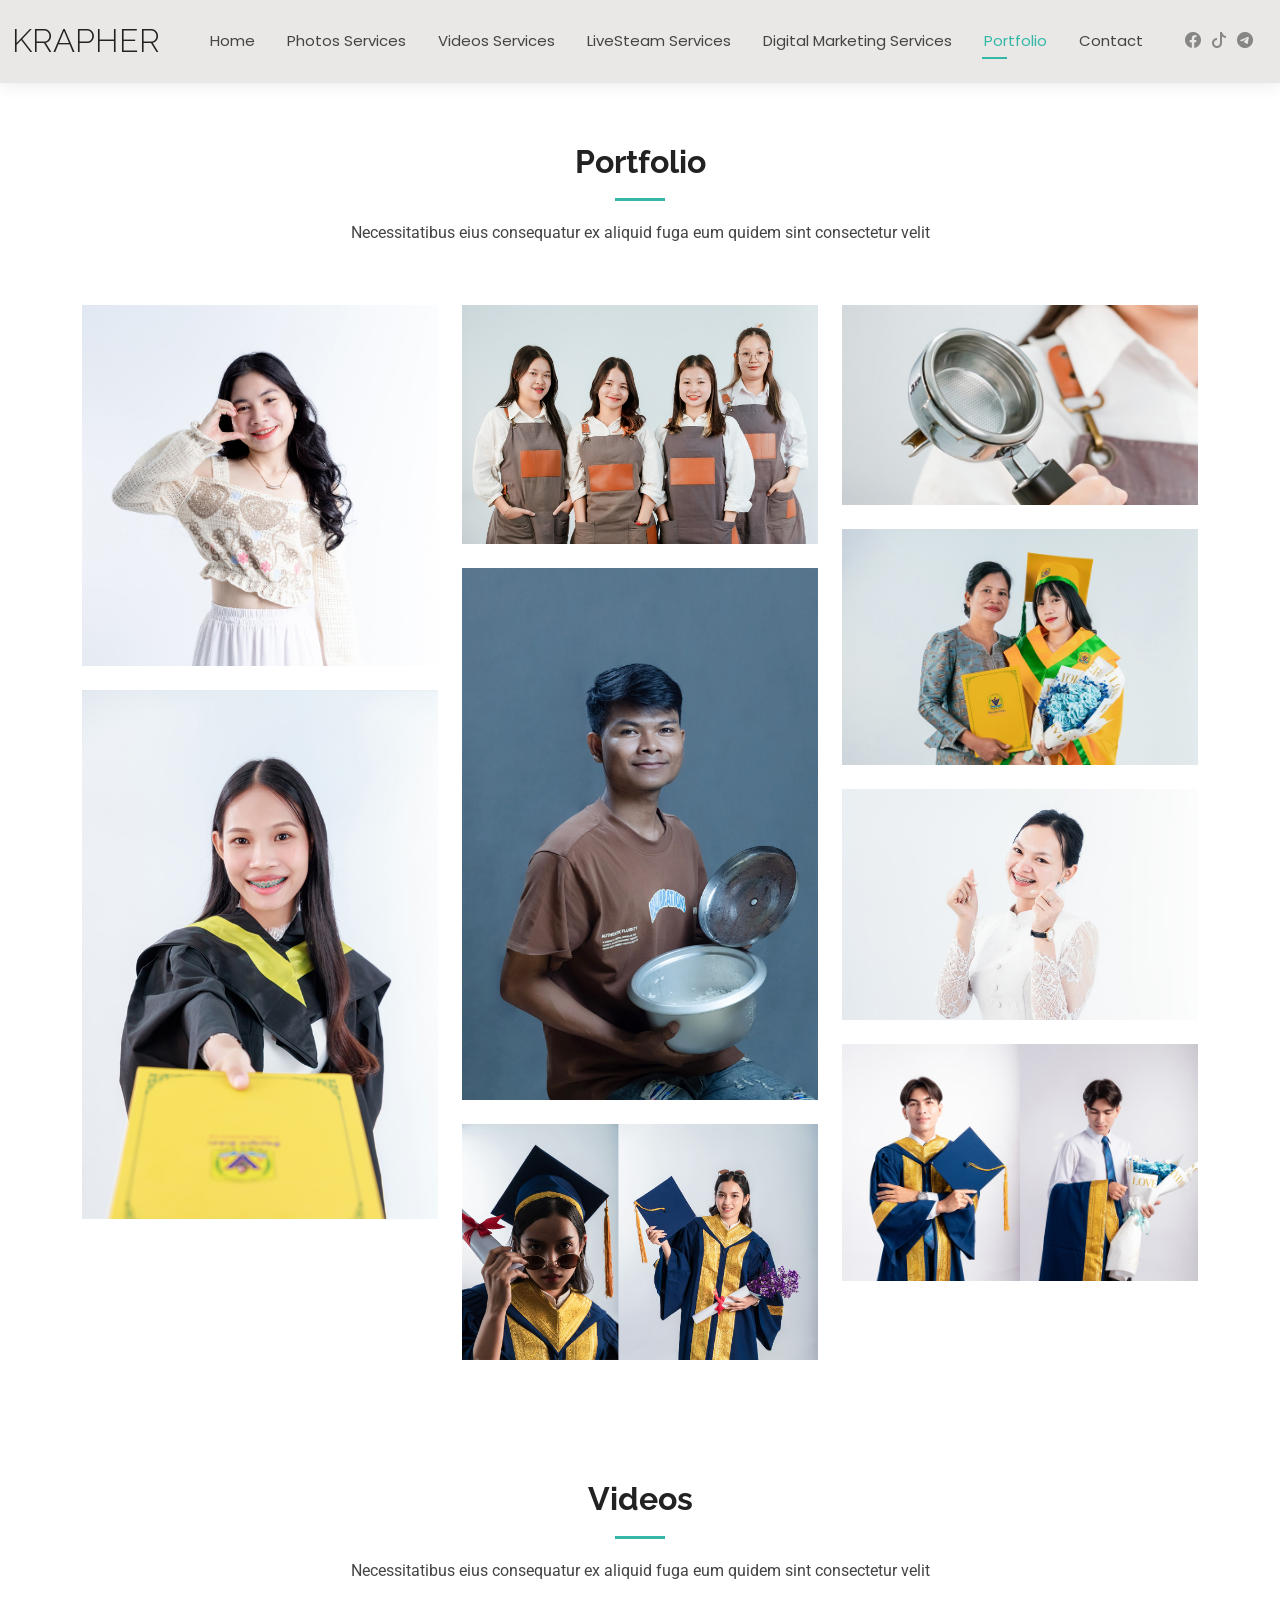
<file: portfolio.html>
<!DOCTYPE html>
<html lang="en">

<head>
  <meta charset="utf-8">
  <meta content="width=device-width, initial-scale=1.0" name="viewport">
  <title>Portfolio - Kelly Bootstrap Template</title>
  <meta name="description" content="">
  <meta name="keywords" content="">

  <!-- Favicons -->
  <link href="assets/img/favicon.png" rel="icon">
  <link href="assets/img/apple-touch-icon.png" rel="apple-touch-icon">

  <!-- Fonts -->
  <link href="https://fonts.googleapis.com" rel="preconnect">
  <link href="https://fonts.gstatic.com" rel="preconnect" crossorigin>
  <link href="https://fonts.googleapis.com/css2?family=Roboto:ital,wght@0,100;0,300;0,400;0,500;0,700;0,900;1,100;1,300;1,400;1,500;1,700;1,900&family=Poppins:ital,wght@0,100;0,200;0,300;0,400;0,500;0,600;0,700;0,800;0,900;1,100;1,200;1,300;1,400;1,500;1,600;1,700;1,800;1,900&family=Raleway:ital,wght@0,100;0,200;0,300;0,400;0,500;0,600;0,700;0,800;0,900;1,100;1,200;1,300;1,400;1,500;1,600;1,700;1,800;1,900&display=swap" rel="stylesheet">

  <!-- Vendor CSS Files -->
  <link href="assets/vendor/bootstrap/css/bootstrap.min.css" rel="stylesheet">
  <link href="assets/vendor/bootstrap-icons/bootstrap-icons.css" rel="stylesheet">
  <link href="assets/vendor/aos/aos.css" rel="stylesheet">
  <link href="assets/vendor/swiper/swiper-bundle.min.css" rel="stylesheet">
  <link href="assets/vendor/glightbox/css/glightbox.min.css" rel="stylesheet">

  <!-- Main CSS File -->
  <link href="assets/css/main.css" rel="stylesheet">

  <!-- =======================================================
  * Template Name: Kelly
  * Template URL: https://bootstrapmade.com/kelly-free-bootstrap-cv-resume-html-template/
  * Updated: Aug 07 2024 with Bootstrap v5.3.3
  * Author: BootstrapMade.com
  * License: https://bootstrapmade.com/license/
  ======================================================== -->
</head>

<body class="portfolio-page">

  <header id="header" class="header d-flex align-items-center light-background sticky-top">
    <div class="container-fluid position-relative d-flex align-items-center justify-content-between">

      <a href="index.html" class="logo d-flex align-items-center me-auto me-xl-0">
        <!-- Uncomment the line below if you also wish to use an image logo -->
        <!-- <img src="assets/img/logo.png" alt=""> -->
        <h1 class="sitename">Krapher</h1>
      </a>

      <nav id="navmenu" class="navmenu">
        <ul>
          <li><a href="index.html">Home</a></li>
          <li><a href="services.html">Photos Services</a></li>
		  <li><a href="videoservices.html">Videos Services</a></li>
		  <li><a href="livesteam.html">LiveSteam Services</a></li>
		  <li><a href="digital.html">Digital Marketing Services</a></li>
          <li><a href="portfolio.html" class="active">Portfolio</a></li>
          <li><a href="contact.html">Contact</a></li>
        </ul>
        <i class="mobile-nav-toggle d-xl-none bi bi-list"></i>
      </nav>

      <div class="header-social-links">
        <a href="https://web.facebook.com/profile.php?id=61571582931910" target="_blank" class="facebook"><i class="bi bi-facebook"></i></a>
        <a href="https://www.tiktok.com/@krapher.studio" target="_blank" class="instagram"><i class="bi bi-tiktok"></i></a>
		<a href="https://t.me/krapher_official" target="_blank" class="telegram"><i class="bi bi-telegram"></i></a>
      </div>

    </div>
  </header>

  <main class="main">

    <!-- Portfolio Section -->
    <section id="portfolio" class="portfolio section">

      <!-- Section Title -->
      <div class="container section-title" data-aos="fade-up">
        <h2>Portfolio</h2>
        <p>Necessitatibus eius consequatur ex aliquid fuga eum quidem sint consectetur velit</p>
      </div><!-- End Section Title -->

      <div class="container">

        <div class="isotope-layout" data-default-filter="*" data-layout="masonry" data-sort="original-order">


          <div class="row gy-4 isotope-container" data-aos="fade-up" data-aos-delay="200">

            <div class="col-lg-4 col-md-6 portfolio-item isotope-item filter-app">
              <img src="assets/img/masonry-portfolio/masonry-portfolio-1.jpg" class="img-fluid" alt="">
              <div class="portfolio-info">
                <h4>App 1</h4>
                <p>Lorem ipsum, dolor sit</p>
                <a href="assets/img/masonry-portfolio/masonry-portfolio-1.jpg" title="App 1" data-gallery="portfolio-gallery-app" class="glightbox preview-link"><i class="bi bi-zoom-in"></i></a>
                <a href="portfolio-details.html" title="More Details" class="details-link"><i class="bi bi-link-45deg"></i></a>
              </div>
            </div><!-- End Portfolio Item -->

            <div class="col-lg-4 col-md-6 portfolio-item isotope-item filter-product">
              <img src="assets/img/masonry-portfolio/masonry-portfolio-2.jpg" class="img-fluid" alt="">
              <div class="portfolio-info">
                <h4>Product 1</h4>
                <p>Lorem ipsum, dolor sit</p>
                <a href="assets/img/masonry-portfolio/masonry-portfolio-2.jpg" title="Product 1" data-gallery="portfolio-gallery-product" class="glightbox preview-link"><i class="bi bi-zoom-in"></i></a>
                <a href="portfolio-details.html" title="More Details" class="details-link"><i class="bi bi-link-45deg"></i></a>
              </div>
            </div><!-- End Portfolio Item -->

            <div class="col-lg-4 col-md-6 portfolio-item isotope-item filter-branding">
              <img src="assets/img/masonry-portfolio/masonry-portfolio-3.jpg" class="img-fluid" alt="">
              <div class="portfolio-info">
                <h4>Branding 1</h4>
                <p>Lorem ipsum, dolor sit</p>
                <a href="assets/img/masonry-portfolio/masonry-portfolio-3.jpg" title="Branding 1" data-gallery="portfolio-gallery-branding" class="glightbox preview-link"><i class="bi bi-zoom-in"></i></a>
                <a href="portfolio-details.html" title="More Details" class="details-link"><i class="bi bi-link-45deg"></i></a>
              </div>
            </div><!-- End Portfolio Item -->

            <div class="col-lg-4 col-md-6 portfolio-item isotope-item filter-app">
              <img src="assets/img/masonry-portfolio/masonry-portfolio-4.jpg" class="img-fluid" alt="">
              <div class="portfolio-info">
                <h4>App 2</h4>
                <p>Lorem ipsum, dolor sit</p>
                <a href="assets/img/masonry-portfolio/masonry-portfolio-4.jpg" title="App 2" data-gallery="portfolio-gallery-app" class="glightbox preview-link"><i class="bi bi-zoom-in"></i></a>
                <a href="portfolio-details.html" title="More Details" class="details-link"><i class="bi bi-link-45deg"></i></a>
              </div>
            </div><!-- End Portfolio Item -->

            <div class="col-lg-4 col-md-6 portfolio-item isotope-item filter-product">
              <img src="assets/img/masonry-portfolio/masonry-portfolio-5.jpg" class="img-fluid" alt="">
              <div class="portfolio-info">
                <h4>Product 2</h4>
                <p>Lorem ipsum, dolor sit</p>
                <a href="assets/img/masonry-portfolio/masonry-portfolio-5.jpg" title="Product 2" data-gallery="portfolio-gallery-product" class="glightbox preview-link"><i class="bi bi-zoom-in"></i></a>
                <a href="portfolio-details.html" title="More Details" class="details-link"><i class="bi bi-link-45deg"></i></a>
              </div>
            </div><!-- End Portfolio Item -->

            <div class="col-lg-4 col-md-6 portfolio-item isotope-item filter-branding">
              <img src="assets/img/masonry-portfolio/masonry-portfolio-6.jpg" class="img-fluid" alt="">
              <div class="portfolio-info">
                <h4>Branding 2</h4>
                <p>Lorem ipsum, dolor sit</p>
                <a href="assets/img/masonry-portfolio/masonry-portfolio-6.jpg" title="Branding 2" data-gallery="portfolio-gallery-branding" class="glightbox preview-link"><i class="bi bi-zoom-in"></i></a>
                <a href="portfolio-details.html" title="More Details" class="details-link"><i class="bi bi-link-45deg"></i></a>
              </div>
            </div><!-- End Portfolio Item -->

            <div class="col-lg-4 col-md-6 portfolio-item isotope-item filter-app">
              <img src="assets/img/masonry-portfolio/masonry-portfolio-7.jpg" class="img-fluid" alt="">
              <div class="portfolio-info">
                <h4>App 3</h4>
                <p>Lorem ipsum, dolor sit</p>
                <a href="assets/img/masonry-portfolio/masonry-portfolio-7.jpg" title="App 3" data-gallery="portfolio-gallery-app" class="glightbox preview-link"><i class="bi bi-zoom-in"></i></a>
                <a href="portfolio-details.html" title="More Details" class="details-link"><i class="bi bi-link-45deg"></i></a>
              </div>
            </div><!-- End Portfolio Item -->

            <div class="col-lg-4 col-md-6 portfolio-item isotope-item filter-product">
              <img src="assets/img/masonry-portfolio/masonry-portfolio-8.jpg" class="img-fluid" alt="">
              <div class="portfolio-info">
                <h4>Product 3</h4>
                <p>Lorem ipsum, dolor sit</p>
                <a href="assets/img/masonry-portfolio/masonry-portfolio-8.jpg" title="Product 3" data-gallery="portfolio-gallery-product" class="glightbox preview-link"><i class="bi bi-zoom-in"></i></a>
                <a href="portfolio-details.html" title="More Details" class="details-link"><i class="bi bi-link-45deg"></i></a>
              </div>
            </div><!-- End Portfolio Item -->

            <div class="col-lg-4 col-md-6 portfolio-item isotope-item filter-branding">
              <img src="assets/img/masonry-portfolio/masonry-portfolio-9.jpg" class="img-fluid" alt="">
              <div class="portfolio-info">
                <h4>Branding 3</h4>
                <p>Lorem ipsum, dolor sit</p>
                <a href="assets/img/masonry-portfolio/masonry-portfolio-9.jpg" title="Branding 2" data-gallery="portfolio-gallery-branding" class="glightbox preview-link"><i class="bi bi-zoom-in"></i></a>
                <a href="portfolio-details.html" title="More Details" class="details-link"><i class="bi bi-link-45deg"></i></a>
              </div>
            </div><!-- End Portfolio Item -->

          </div><!-- End Portfolio Container -->
		  
		  
		  
		  
		  
		  

        </div>

      </div>

    </section><!-- /Portfolio Section -->
	
	    <!-- Portfolio Section -->
    <section id="portfolio" class="portfolio section">

      <!-- Section Title -->
      <div class="container section-title" data-aos="fade-up">
        <h2>Videos</h2>
        <p>Necessitatibus eius consequatur ex aliquid fuga eum quidem sint consectetur velit</p>
      </div><!-- End Section Title -->

      <div class="container">

        <div class="isotope-layout" data-default-filter="*" data-layout="masonry" data-sort="original-order">


          <div class="row gy-4 isotope-container" data-aos="fade-up" data-aos-delay="200">

            <div class="col-lg-4 col-md-6 portfolio-item isotope-item filter-app">
                          </div><!-- End Portfolio Item -->

          </div><!-- End Portfolio Container -->
		  
		  

        </div>

      </div>



    </section><!-- /Portfolio Section -->

  </main>

<div class="container22">
        <div class="video">
            <iframe src="https://www.youtube.com/embed/Iz1gcblsIsA?list=PLsrVrgSMcSMl2jp6cDiq4QsPbs2Ec1iOy" frameborder="0" allow="accelerometer; autoplay; clipboard-write; encrypted-media; gyroscope; picture-in-picture" allowfullscreen></iframe>
        </div>
        <div class="video">
            <iframe src="https://www.youtube.com/embed/rFtgC679MMM?list=PLsrVrgSMcSMl2jp6cDiq4QsPbs2Ec1iOy" frameborder="0" allow="accelerometer; autoplay; clipboard-write; encrypted-media; gyroscope; picture-in-picture" allowfullscreen></iframe>
        </div>
		 <div class="video">
            <iframe src="https://www.youtube.com/embed/2s1y8vlaKRM?list=PLsrVrgSMcSMl2jp6cDiq4QsPbs2Ec1iOy" frameborder="0" allow="accelerometer; autoplay; clipboard-write; encrypted-media; gyroscope; picture-in-picture" allowfullscreen></iframe>
        </div>
    </div>
	
	<div class="container22">
        <div class="video">
            <iframe src="https://www.youtube.com/embed/pwDiVK-L0ac?list=PLsrVrgSMcSMl2jp6cDiq4QsPbs2Ec1iOy" frameborder="0" allow="accelerometer; autoplay; clipboard-write; encrypted-media; gyroscope; picture-in-picture" allowfullscreen></iframe>
        </div>
        <div class="video">
            <iframe src="https://www.youtube.com/embed/pwDiVK-L0ac?list=PLsrVrgSMcSMl2jp6cDiq4QsPbs2Ec1iOy" frameborder="0" allow="accelerometer; autoplay; clipboard-write; encrypted-media; gyroscope; picture-in-picture" allowfullscreen></iframe>
        </div>
		 <div class="video">
            <iframe src="https://www.youtube.com/embed/pwDiVK-L0ac?list=PLsrVrgSMcSMl2jp6cDiq4QsPbs2Ec1iOy" frameborder="0" allow="accelerometer; autoplay; clipboard-write; encrypted-media; gyroscope; picture-in-picture" allowfullscreen></iframe>
        </div>
    </div>







  <!-- Scroll Top -->
  <a href="#" id="scroll-top" class="scroll-top d-flex align-items-center justify-content-center"><i class="bi bi-arrow-up-short"></i></a>

  <!-- Preloader -->
  <div id="preloader"></div>

  <!-- Vendor JS Files -->
  <script src="assets/vendor/bootstrap/js/bootstrap.bundle.min.js"></script>
  <script src="assets/vendor/php-email-form/validate.js"></script>
  <script src="assets/vendor/aos/aos.js"></script>
  <script src="assets/vendor/waypoints/noframework.waypoints.js"></script>
  <script src="assets/vendor/purecounter/purecounter_vanilla.js"></script>
  <script src="assets/vendor/swiper/swiper-bundle.min.js"></script>
  <script src="assets/vendor/glightbox/js/glightbox.min.js"></script>
  <script src="assets/vendor/imagesloaded/imagesloaded.pkgd.min.js"></script>
  <script src="assets/vendor/isotope-layout/isotope.pkgd.min.js"></script>

  <!-- Main JS File -->
  <script src="assets/js/main.js"></script>

</body>


</html>
</file>
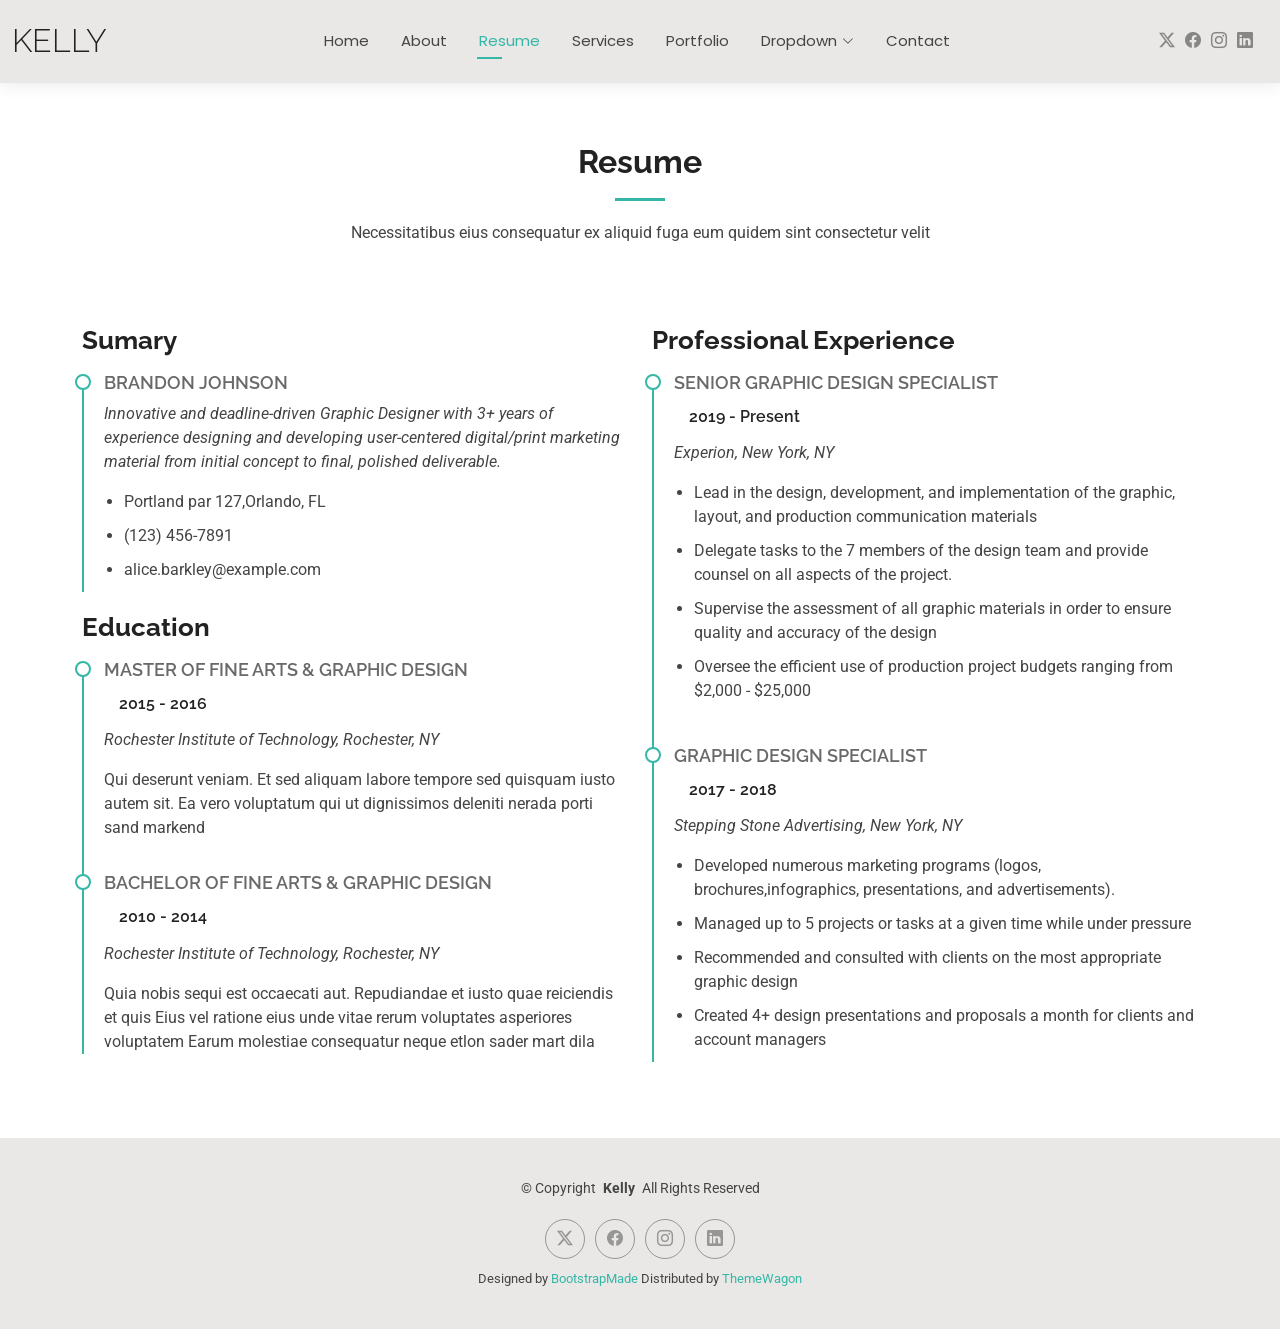
<file: resume.html>
<!DOCTYPE html>
<html lang="en">

<head>
  <meta charset="utf-8">
  <meta content="width=device-width, initial-scale=1.0" name="viewport">
  <title>Resume - Kelly Bootstrap Template</title>
  <meta name="description" content="">
  <meta name="keywords" content="">

  <!-- Favicons -->
  <link href="assets/img/favicon.png" rel="icon">
  <link href="assets/img/apple-touch-icon.png" rel="apple-touch-icon">

  <!-- Fonts -->
  <link href="https://fonts.googleapis.com" rel="preconnect">
  <link href="https://fonts.gstatic.com" rel="preconnect" crossorigin>
  <link href="https://fonts.googleapis.com/css2?family=Roboto:ital,wght@0,100;0,300;0,400;0,500;0,700;0,900;1,100;1,300;1,400;1,500;1,700;1,900&family=Poppins:ital,wght@0,100;0,200;0,300;0,400;0,500;0,600;0,700;0,800;0,900;1,100;1,200;1,300;1,400;1,500;1,600;1,700;1,800;1,900&family=Raleway:ital,wght@0,100;0,200;0,300;0,400;0,500;0,600;0,700;0,800;0,900;1,100;1,200;1,300;1,400;1,500;1,600;1,700;1,800;1,900&display=swap" rel="stylesheet">

  <!-- Vendor CSS Files -->
  <link href="assets/vendor/bootstrap/css/bootstrap.min.css" rel="stylesheet">
  <link href="assets/vendor/bootstrap-icons/bootstrap-icons.css" rel="stylesheet">
  <link href="assets/vendor/aos/aos.css" rel="stylesheet">
  <link href="assets/vendor/swiper/swiper-bundle.min.css" rel="stylesheet">
  <link href="assets/vendor/glightbox/css/glightbox.min.css" rel="stylesheet">

  <!-- Main CSS File -->
  <link href="assets/css/main.css" rel="stylesheet">

  <!-- =======================================================
  * Template Name: Kelly
  * Template URL: https://bootstrapmade.com/kelly-free-bootstrap-cv-resume-html-template/
  * Updated: Aug 07 2024 with Bootstrap v5.3.3
  * Author: BootstrapMade.com
  * License: https://bootstrapmade.com/license/
  ======================================================== -->
</head>

<body class="resume-page">

  <header id="header" class="header d-flex align-items-center light-background sticky-top">
    <div class="container-fluid position-relative d-flex align-items-center justify-content-between">

      <a href="index.html" class="logo d-flex align-items-center me-auto me-xl-0">
        <!-- Uncomment the line below if you also wish to use an image logo -->
        <!-- <img src="assets/img/logo.png" alt=""> -->
        <h1 class="sitename">Kelly</h1>
      </a>

      <nav id="navmenu" class="navmenu">
        <ul>
          <li><a href="index.html">Home</a></li>
          <li><a href="about.html">About</a></li>
          <li><a href="resume.html" class="active">Resume</a></li>
          <li><a href="services.html">Services</a></li>
          <li><a href="portfolio.html">Portfolio</a></li>
          <li class="dropdown"><a href="#"><span>Dropdown</span> <i class="bi bi-chevron-down toggle-dropdown"></i></a>
            <ul>
              <li><a href="#">Dropdown 1</a></li>
              <li class="dropdown"><a href="#"><span>Deep Dropdown</span> <i class="bi bi-chevron-down toggle-dropdown"></i></a>
                <ul>
                  <li><a href="#">Deep Dropdown 1</a></li>
                  <li><a href="#">Deep Dropdown 2</a></li>
                  <li><a href="#">Deep Dropdown 3</a></li>
                  <li><a href="#">Deep Dropdown 4</a></li>
                  <li><a href="#">Deep Dropdown 5</a></li>
                </ul>
              </li>
              <li><a href="#">Dropdown 2</a></li>
              <li><a href="#">Dropdown 3</a></li>
              <li><a href="#">Dropdown 4</a></li>
            </ul>
          </li>
          <li><a href="contact.html">Contact</a></li>
        </ul>
        <i class="mobile-nav-toggle d-xl-none bi bi-list"></i>
      </nav>

      <div class="header-social-links">
        <a href="#" class="twitter"><i class="bi bi-twitter-x"></i></a>
        <a href="#" class="facebook"><i class="bi bi-facebook"></i></a>
        <a href="#" class="instagram"><i class="bi bi-instagram"></i></a>
        <a href="#" class="linkedin"><i class="bi bi-linkedin"></i></a>
      </div>

    </div>
  </header>

  <main class="main">

    <!-- Resume Section -->
    <section id="resume" class="resume section">

      <!-- Section Title -->
      <div class="container section-title" data-aos="fade-up">
        <h2>Resume</h2>
        <p>Necessitatibus eius consequatur ex aliquid fuga eum quidem sint consectetur velit</p>
      </div><!-- End Section Title -->

      <div class="container">

        <div class="row">

          <div class="col-lg-6" data-aos="fade-up" data-aos-delay="100">
            <h3 class="resume-title">Sumary</h3>

            <div class="resume-item pb-0">
              <h4>Brandon Johnson</h4>
              <p><em>Innovative and deadline-driven Graphic Designer with 3+ years of experience designing and developing user-centered digital/print marketing material from initial concept to final, polished deliverable.</em></p>
              <ul>
                <li>Portland par 127,Orlando, FL</li>
                <li>(123) 456-7891</li>
                <li>alice.barkley@example.com</li>
              </ul>
            </div><!-- Edn Resume Item -->

            <h3 class="resume-title">Education</h3>
            <div class="resume-item">
              <h4>Master of Fine Arts &amp; Graphic Design</h4>
              <h5>2015 - 2016</h5>
              <p><em>Rochester Institute of Technology, Rochester, NY</em></p>
              <p>Qui deserunt veniam. Et sed aliquam labore tempore sed quisquam iusto autem sit. Ea vero voluptatum qui ut dignissimos deleniti nerada porti sand markend</p>
            </div><!-- Edn Resume Item -->

            <div class="resume-item">
              <h4>Bachelor of Fine Arts &amp; Graphic Design</h4>
              <h5>2010 - 2014</h5>
              <p><em>Rochester Institute of Technology, Rochester, NY</em></p>
              <p>Quia nobis sequi est occaecati aut. Repudiandae et iusto quae reiciendis et quis Eius vel ratione eius unde vitae rerum voluptates asperiores voluptatem Earum molestiae consequatur neque etlon sader mart dila</p>
            </div><!-- Edn Resume Item -->

          </div>

          <div class="col-lg-6" data-aos="fade-up" data-aos-delay="200">
            <h3 class="resume-title">Professional Experience</h3>
            <div class="resume-item">
              <h4>Senior graphic design specialist</h4>
              <h5>2019 - Present</h5>
              <p><em>Experion, New York, NY </em></p>
              <ul>
                <li>Lead in the design, development, and implementation of the graphic, layout, and production communication materials</li>
                <li>Delegate tasks to the 7 members of the design team and provide counsel on all aspects of the project. </li>
                <li>Supervise the assessment of all graphic materials in order to ensure quality and accuracy of the design</li>
                <li>Oversee the efficient use of production project budgets ranging from $2,000 - $25,000</li>
              </ul>
            </div><!-- Edn Resume Item -->

            <div class="resume-item">
              <h4>Graphic design specialist</h4>
              <h5>2017 - 2018</h5>
              <p><em>Stepping Stone Advertising, New York, NY</em></p>
              <ul>
                <li>Developed numerous marketing programs (logos, brochures,infographics, presentations, and advertisements).</li>
                <li>Managed up to 5 projects or tasks at a given time while under pressure</li>
                <li>Recommended and consulted with clients on the most appropriate graphic design</li>
                <li>Created 4+ design presentations and proposals a month for clients and account managers</li>
              </ul>
            </div><!-- Edn Resume Item -->

          </div>

        </div>

      </div>

    </section><!-- /Resume Section -->

  </main>

  <footer id="footer" class="footer light-background">

    <div class="container">
      <div class="copyright text-center ">
        <p>© <span>Copyright</span> <strong class="px-1 sitename">Kelly</strong> <span>All Rights Reserved<br></span></p>
      </div>
      <div class="social-links d-flex justify-content-center">
        <a href=""><i class="bi bi-twitter-x"></i></a>
        <a href=""><i class="bi bi-facebook"></i></a>
        <a href=""><i class="bi bi-instagram"></i></a>
        <a href=""><i class="bi bi-linkedin"></i></a>
      </div>
      <div class="credits">
        <!-- All the links in the footer should remain intact. -->
        <!-- You can delete the links only if you've purchased the pro version. -->
        <!-- Licensing information: https://bootstrapmade.com/license/ -->
        <!-- Purchase the pro version with working PHP/AJAX contact form: [buy-url] -->
        Designed by <a href="https://bootstrapmade.com/">BootstrapMade</a> Distributed by <a href=“https://themewagon.com>ThemeWagon
      </div>
    </div>

  </footer>

  <!-- Scroll Top -->
  <a href="#" id="scroll-top" class="scroll-top d-flex align-items-center justify-content-center"><i class="bi bi-arrow-up-short"></i></a>

  <!-- Preloader -->
  <div id="preloader"></div>

  <!-- Vendor JS Files -->
  <script src="assets/vendor/bootstrap/js/bootstrap.bundle.min.js"></script>
  <script src="assets/vendor/php-email-form/validate.js"></script>
  <script src="assets/vendor/aos/aos.js"></script>
  <script src="assets/vendor/waypoints/noframework.waypoints.js"></script>
  <script src="assets/vendor/purecounter/purecounter_vanilla.js"></script>
  <script src="assets/vendor/swiper/swiper-bundle.min.js"></script>
  <script src="assets/vendor/glightbox/js/glightbox.min.js"></script>
  <script src="assets/vendor/imagesloaded/imagesloaded.pkgd.min.js"></script>
  <script src="assets/vendor/isotope-layout/isotope.pkgd.min.js"></script>

  <!-- Main JS File -->
  <script src="assets/js/main.js"></script>

</body>

</html>
</file>
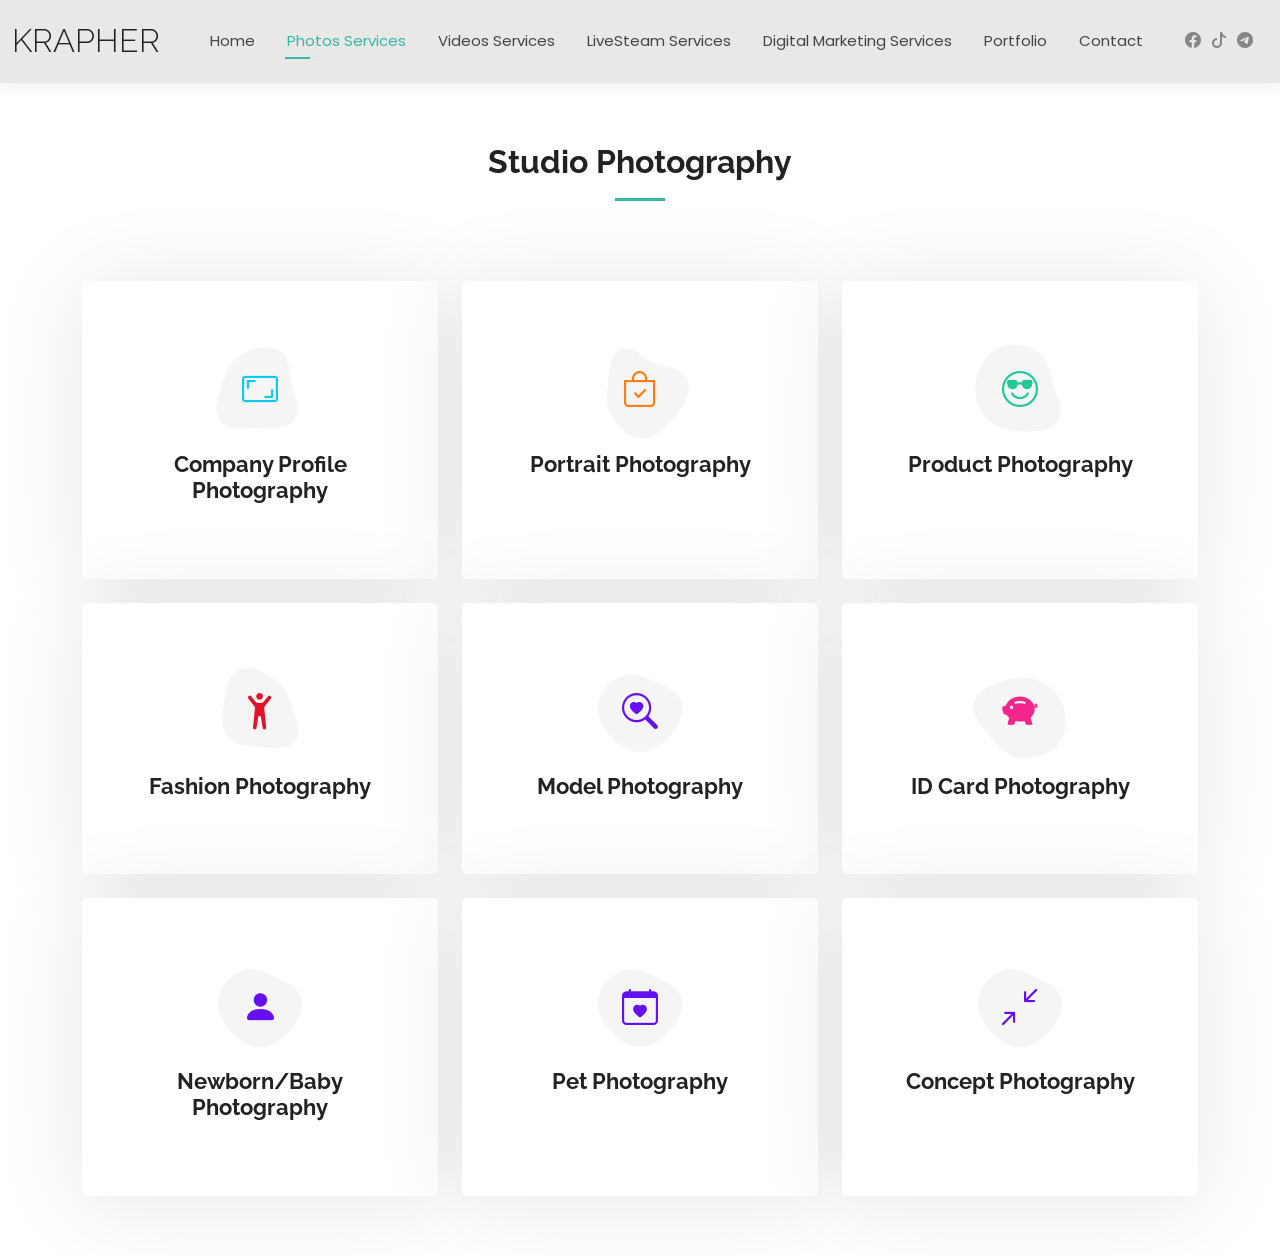
<file: services.html>
<!DOCTYPE html>
<html lang="en">

<head>
  <meta charset="utf-8">
  <meta content="width=device-width, initial-scale=1.0" name="viewport">
  <title>Services - Kelly Bootstrap Template</title>
  <meta name="description" content="">
  <meta name="keywords" content="">

  <!-- Favicons -->
  <link href="assets/img/favicon.png" rel="icon">
  <link href="assets/img/apple-touch-icon.png" rel="apple-touch-icon">

  <!-- Fonts -->
  <link href="https://fonts.googleapis.com" rel="preconnect">
  <link href="https://fonts.gstatic.com" rel="preconnect" crossorigin>
  <link href="https://fonts.googleapis.com/css2?family=Roboto:ital,wght@0,100;0,300;0,400;0,500;0,700;0,900;1,100;1,300;1,400;1,500;1,700;1,900&family=Poppins:ital,wght@0,100;0,200;0,300;0,400;0,500;0,600;0,700;0,800;0,900;1,100;1,200;1,300;1,400;1,500;1,600;1,700;1,800;1,900&family=Raleway:ital,wght@0,100;0,200;0,300;0,400;0,500;0,600;0,700;0,800;0,900;1,100;1,200;1,300;1,400;1,500;1,600;1,700;1,800;1,900&display=swap" rel="stylesheet">

  <!-- Vendor CSS Files -->
  <link href="assets/vendor/bootstrap/css/bootstrap.min.css" rel="stylesheet">
  <link href="assets/vendor/bootstrap-icons/bootstrap-icons.css" rel="stylesheet">
  <link href="assets/vendor/aos/aos.css" rel="stylesheet">
  <link href="assets/vendor/swiper/swiper-bundle.min.css" rel="stylesheet">
  <link href="assets/vendor/glightbox/css/glightbox.min.css" rel="stylesheet">

  <!-- Main CSS File -->
  <link href="assets/css/main.css" rel="stylesheet">

  <!-- =======================================================
  * Template Name: Kelly
  * Template URL: https://bootstrapmade.com/kelly-free-bootstrap-cv-resume-html-template/
  * Updated: Aug 07 2024 with Bootstrap v5.3.3
  * Author: BootstrapMade.com
  * License: https://bootstrapmade.com/license/
  ======================================================== -->
</head>

<body class="services-page">

  <header id="header" class="header d-flex align-items-center light-background sticky-top">
    <div class="container-fluid position-relative d-flex align-items-center justify-content-between">

      <a href="index.html" class="logo d-flex align-items-center me-auto me-xl-0">
        <!-- Uncomment the line below if you also wish to use an image logo -->
        <!-- <img src="assets/img/logo.png" alt=""> -->
        <h1 class="sitename">Krapher</h1>
      </a>

      <nav id="navmenu" class="navmenu">
        <ul>
          <li><a href="index.html">Home</a></li>
          <li><a href="services.html" class="active">Photos Services</a></li>
		  <li><a href="videoservices.html">Videos Services</a></li>
		  <li><a href="livesteam.html">LiveSteam Services</a></li>
		  <li><a href="digital.html">Digital Marketing Services</a></li>
          <li><a href="portfolio.html">Portfolio</a></li>
          <li><a href="contact.html">Contact</a></li>
        </ul>
        <i class="mobile-nav-toggle d-xl-none bi bi-list"></i>
      </nav>

      <div class="header-social-links">
        <a href="https://web.facebook.com/profile.php?id=61571582931910" target="_blank" class="facebook"><i class="bi bi-facebook"></i></a>
        <a href="https://www.tiktok.com/@krapher.studio" target="_blank" class="instagram"><i class="bi bi-tiktok"></i></a>
		<a href="https://t.me/krapher_official" target="_blank" class="telegram"><i class="bi bi-telegram"></i></a>
      </div>

    </div>
  </header>

  <main class="main">

    <!-- Services Section -->
    <section id="services" class="services section">

      <!-- Section Title -->
      <div class="container section-title" data-aos="fade-up">
        <h2>Studio Photography</h2>
      </div><!-- End Section Title -->

      <div class="container">

        <div class="row gy-4">

          <div class="col-lg-4 col-md-6" data-aos="fade-up" data-aos-delay="100">
            <div class="service-item item-cyan position-relative">
              <div class="icon">
                <svg width="100" height="100" viewBox="0 0 600 600" xmlns="https://picsvg.com/svg/tUnjTJ01.svg">
                  <path stroke="none" stroke-width="0" fill="#f5f5f5" d="M300,521.0016835830174C376.1290562159157,517.8887921683347,466.0731472004068,529.7835943286574,510.70327084640275,468.03025145048787C554.3714126377745,407.6079735673963,508.03601936045806,328.9844924480964,491.2728898941984,256.3432110539036C474.5976632858925,184.082847569629,479.9380746630129,96.60480741107993,416.23090153303,58.64404602377083C348.86323505073057,18.502131276798302,261.93793281208167,40.57373210992963,193.5410806939664,78.93577620505333C130.42746243093433,114.334589627462,98.30271207620316,179.96522072025542,76.75703585869454,249.04625023123273C51.97151888228291,328.5150500222984,13.704378332031375,421.85034740162234,66.52175969318436,486.19268352777647C119.04800174914682,550.1803526380478,217.28368757567262,524.383925680826,300,521.0016835830174"></path>
                </svg>
                <i class="bi bi-aspect-ratio"></i>
              </div>
              <a href="#" class="stretched-link">
                <h3>Company Profile Photography</h3>
              </a>
            </div>
          </div><!-- End Service Item -->

          <div class="col-lg-4 col-md-6" data-aos="fade-up" data-aos-delay="200">
            <div class="service-item item-orange position-relative">
              <div class="icon">
                <svg width="100" height="100" viewBox="0 0 600 600" xmlns="https://www.svgrepo.com/show/19461/url-link.svg">
                  <path stroke="none" stroke-width="0" fill="#f5f5f5" d="M300,582.0697525312426C382.5290701553225,586.8405444964366,449.9789794690241,525.3245884688669,502.5850820975895,461.55621195738473C556.606425686781,396.0723002908107,615.8543463187945,314.28637112970534,586.6730223649479,234.56875336149918C558.9533121215079,158.8439757836574,454.9685369536778,164.00468322053177,381.49747125262974,130.76875717737553C312.15926192815925,99.40240125094834,248.97055460311594,18.661163978235184,179.8680185752513,50.54337015887873C110.5421016452524,82.52863877960104,119.82277516462835,180.83849132639028,109.12597500060166,256.43424936330496C100.08760227029461,320.3096726198365,92.17705696193138,384.0621239912766,124.79988738764834,439.7174275375508C164.83382741302287,508.01625554203684,220.96474134820875,577.5009287672846,300,582.0697525312426"></path>
                </svg>
                <i class="bi bi-bag-check"></i>
              </div>
              <a href="#" class="stretched-link">
                <h3>Portrait Photography</h3>
              </a>

            </div>
          </div><!-- End Service Item -->

          <div class="col-lg-4 col-md-6" data-aos="fade-up" data-aos-delay="300">
            <div class="service-item item-teal position-relative">
              <div class="icon">
                <svg width="100" height="100" viewBox="0 0 600 600" xmlns="http://www.w3.org/2000/svg">
                  <path stroke="none" stroke-width="0" fill="#f5f5f5" d="M300,541.5067337569781C382.14930387511276,545.0595476570109,479.8736841581634,548.3450877840088,526.4010558755058,480.5488172755941C571.5218469581645,414.80211281144784,517.5187510058486,332.0715597781072,496.52539010469104,255.14436215662573C477.37192572678356,184.95920475031193,473.57363656557914,105.61284051026155,413.0603344069578,65.22779650032875C343.27470386102294,18.654635553484475,251.2091493199835,5.337323636656869,175.0934190732945,40.62881213300186C97.87086631185822,76.43348514350839,51.98124368387456,156.15599469081315,36.44837278890362,239.84606092416172C21.716077023791087,319.22268207091537,43.775223500013084,401.1760424656574,96.891909868211,461.97329694683043C147.22146801428983,519.5804099606455,223.5754009179313,538.201503339737,300,541.5067337569781"></path>
                </svg>
                <i class="bi bi-emoji-sunglasses"></i>
              </div>
              <a href="#" class="stretched-link">
                <h3>Product Photography</h3>
              </a>

            </div>
          </div><!-- End Service Item -->

          <div class="col-lg-4 col-md-6" data-aos="fade-up" data-aos-delay="400">
            <div class="service-item item-red position-relative">
              <div class="icon">
                <svg width="100" height="100" viewBox="0 0 600 600" xmlns="http://www.w3.org/2000/svg">
                  <path stroke="none" stroke-width="0" fill="#f5f5f5" d="M300,503.46388370962813C374.79870501325706,506.71871716319447,464.8034551963731,527.1746412648533,510.4981551193396,467.86667711651364C555.9287308511215,408.9015244558933,512.6030010748507,327.5744911775523,490.211057578863,256.5855673507754C471.097692560561,195.9906835881958,447.69079081568157,138.11976852964426,395.19560036434837,102.3242989838813C329.3053358748298,57.3949838291264,248.02791733380457,8.279543830951368,175.87071277845988,42.242879143198664C103.41431057327972,76.34704239035025,93.79494320519305,170.9812938413882,81.28167332365135,250.07896920659033C70.17666984294237,320.27484674793965,64.84698225790005,396.69656628748305,111.28512138212992,450.4950937839243C156.20124167950087,502.5303643271138,231.32542653798444,500.4755392045468,300,503.46388370962813"></path>
                </svg>
                <i class="bi bi-person-arms-up"></i>
              </div>
              <a href="#" class="stretched-link">
                <h3>Fashion Photography</h3>
              </a>

              <a href="#" class="stretched-link"></a>
            </div>
          </div><!-- End Service Item -->

          <div class="col-lg-4 col-md-6" data-aos="fade-up" data-aos-delay="500">
            <div class="service-item item-indigo position-relative">
              <div class="icon">
                <svg width="100" height="100" viewBox="0 0 600 600" xmlns="http://www.w3.org/2000/svg">
                  <path stroke="none" stroke-width="0" fill="#f5f5f5" d="M300,532.3542879108572C369.38199826031484,532.3153073249985,429.10787420159085,491.63046689027357,474.5244479745417,439.17860296908856C522.8885846962883,383.3225815378663,569.1668002868075,314.3205725914397,550.7432151929288,242.7694973846089C532.6665558377875,172.5657663291529,456.2379748765914,142.6223662098291,390.3689995646985,112.34683881706744C326.66090330228417,83.06452184765237,258.84405631176094,53.51806209861945,193.32584062364296,78.48882559362697C121.61183558270385,105.82097193414197,62.805066853699245,167.19869350419734,48.57481801355237,242.6138429142374C34.843463184063346,315.3850353017275,76.69343916112496,383.4422959591041,125.22947124332185,439.3748458443577C170.7312796277747,491.8107796887764,230.57421082200815,532.3932930995766,300,532.3542879108572"></path>
                </svg>
                <i class="bi bi-search-heart"></i>
              </div>
              <a href="#" class="stretched-link">
                <h3>Model Photography</h3>
              </a>

              <a href="#" class="stretched-link"></a>
            </div>
          </div><!-- End Service Item -->

          <div class="col-lg-4 col-md-6" data-aos="fade-up" data-aos-delay="600">
            <div class="service-item item-pink position-relative">
              <div class="icon">
                <svg width="100" height="100" viewBox="0 0 600 600" xmlns="http://www.w3.org/2000/svg">
                  <path stroke="none" stroke-width="0" fill="#f5f5f5" d="M300,566.797414625762C385.7384707136149,576.1784315230908,478.7894351017131,552.8928747891023,531.9192734346935,484.94944893311C584.6109503024035,417.5663521118492,582.489472248146,322.67544863468447,553.9536738515405,242.03673114598146C529.1557734026468,171.96086150256528,465.24506316201064,127.66468636344209,395.9583748389544,100.7403814666027C334.2173773831606,76.7482773500951,269.4350130405921,84.62216499799875,207.1952322260088,107.2889140133804C132.92018162631612,134.33871894543012,41.79353780512637,160.00259165414826,22.644507872594943,236.69541883565114C3.319112789854554,314.0945973066697,72.72355303640163,379.243833228382,124.04198916343866,440.3218312028393C172.9286146004772,498.5055451809895,224.45579914871206,558.5317968840102,300,566.797414625762"></path>
                </svg>
                <i class="bi bi-piggy-bank-fill"></i>
              </div>
              <a href="#" class="stretched-link">
                <h3>ID Card Photography</h3>
              </a>

              <a href="#" class="stretched-link"></a>
            </div>
          </div><!-- End Service Item -->
		  
		            <div class="col-lg-4 col-md-6" data-aos="fade-up" data-aos-delay="500">
            <div class="service-item item-indigo position-relative">
              <div class="icon">
                <svg width="100" height="100" viewBox="0 0 600 600" xmlns="http://www.w3.org/2000/svg">
                  <path stroke="none" stroke-width="0" fill="#f5f5f5" d="M300,532.3542879108572C369.38199826031484,532.3153073249985,429.10787420159085,491.63046689027357,474.5244479745417,439.17860296908856C522.8885846962883,383.3225815378663,569.1668002868075,314.3205725914397,550.7432151929288,242.7694973846089C532.6665558377875,172.5657663291529,456.2379748765914,142.6223662098291,390.3689995646985,112.34683881706744C326.66090330228417,83.06452184765237,258.84405631176094,53.51806209861945,193.32584062364296,78.48882559362697C121.61183558270385,105.82097193414197,62.805066853699245,167.19869350419734,48.57481801355237,242.6138429142374C34.843463184063346,315.3850353017275,76.69343916112496,383.4422959591041,125.22947124332185,439.3748458443577C170.7312796277747,491.8107796887764,230.57421082200815,532.3932930995766,300,532.3542879108572"></path>
                </svg>
                <i class="bi bi-person-fill"></i>
              </div>
              <a href="#" class="stretched-link">
                <h3>Newborn/Baby Photography</h3>
              </a>

              <a href="#" class="stretched-link"></a>
            </div>
          </div><!-- End Service Item -->
		            <div class="col-lg-4 col-md-6" data-aos="fade-up" data-aos-delay="500">
            <div class="service-item item-indigo position-relative">
              <div class="icon">
                <svg width="100" height="100" viewBox="0 0 600 600" xmlns="http://www.w3.org/2000/svg">
                  <path stroke="none" stroke-width="0" fill="#f5f5f5" d="M300,532.3542879108572C369.38199826031484,532.3153073249985,429.10787420159085,491.63046689027357,474.5244479745417,439.17860296908856C522.8885846962883,383.3225815378663,569.1668002868075,314.3205725914397,550.7432151929288,242.7694973846089C532.6665558377875,172.5657663291529,456.2379748765914,142.6223662098291,390.3689995646985,112.34683881706744C326.66090330228417,83.06452184765237,258.84405631176094,53.51806209861945,193.32584062364296,78.48882559362697C121.61183558270385,105.82097193414197,62.805066853699245,167.19869350419734,48.57481801355237,242.6138429142374C34.843463184063346,315.3850353017275,76.69343916112496,383.4422959591041,125.22947124332185,439.3748458443577C170.7312796277747,491.8107796887764,230.57421082200815,532.3932930995766,300,532.3542879108572"></path>
                </svg>
                <i class="bi bi-calendar-heart"></i>
              </div>
              <a href="#" class="stretched-link">
                <h3>Pet Photography</h3>
              </a>

              <a href="#" class="stretched-link"></a>
            </div>
          </div><!-- End Service Item -->
		            <div class="col-lg-4 col-md-6" data-aos="fade-up" data-aos-delay="500">
            <div class="service-item item-indigo position-relative">
              <div class="icon">
                <svg width="100" height="100" viewBox="0 0 600 600" xmlns="http://www.w3.org/2000/svg">
                  <path stroke="none" stroke-width="0" fill="#f5f5f5" d="M300,532.3542879108572C369.38199826031484,532.3153073249985,429.10787420159085,491.63046689027357,474.5244479745417,439.17860296908856C522.8885846962883,383.3225815378663,569.1668002868075,314.3205725914397,550.7432151929288,242.7694973846089C532.6665558377875,172.5657663291529,456.2379748765914,142.6223662098291,390.3689995646985,112.34683881706744C326.66090330228417,83.06452184765237,258.84405631176094,53.51806209861945,193.32584062364296,78.48882559362697C121.61183558270385,105.82097193414197,62.805066853699245,167.19869350419734,48.57481801355237,242.6138429142374C34.843463184063346,315.3850353017275,76.69343916112496,383.4422959591041,125.22947124332185,439.3748458443577C170.7312796277747,491.8107796887764,230.57421082200815,532.3932930995766,300,532.3542879108572"></path>
                </svg>
                <i class="bi bi-arrows-angle-contract"></i>
              </div>
              <a href="#" class="stretched-link">
                <h3>Concept Photography</h3>
              </a>

              <a href="#" class="stretched-link"></a>
            </div>
          </div><!-- End Service Item -->

        </div>

      </div>
	  


        </div>

      </div>

 
  </main>

  </footer>

  <!-- Scroll Top -->
  <a href="#" id="scroll-top" class="scroll-top d-flex align-items-center justify-content-center"><i class="bi bi-arrow-up-short"></i></a>

  <!-- Preloader -->
  <div id="preloader"></div>

  <!-- Vendor JS Files -->
  <script src="assets/vendor/bootstrap/js/bootstrap.bundle.min.js"></script>
  <script src="assets/vendor/php-email-form/validate.js"></script>
  <script src="assets/vendor/aos/aos.js"></script>
  <script src="assets/vendor/waypoints/noframework.waypoints.js"></script>
  <script src="assets/vendor/purecounter/purecounter_vanilla.js"></script>
  <script src="assets/vendor/swiper/swiper-bundle.min.js"></script>
  <script src="assets/vendor/glightbox/js/glightbox.min.js"></script>
  <script src="assets/vendor/imagesloaded/imagesloaded.pkgd.min.js"></script>
  <script src="assets/vendor/isotope-layout/isotope.pkgd.min.js"></script>

  <!-- Main JS File -->
  <script src="assets/js/main.js"></script>

</body>

</html>
</file>
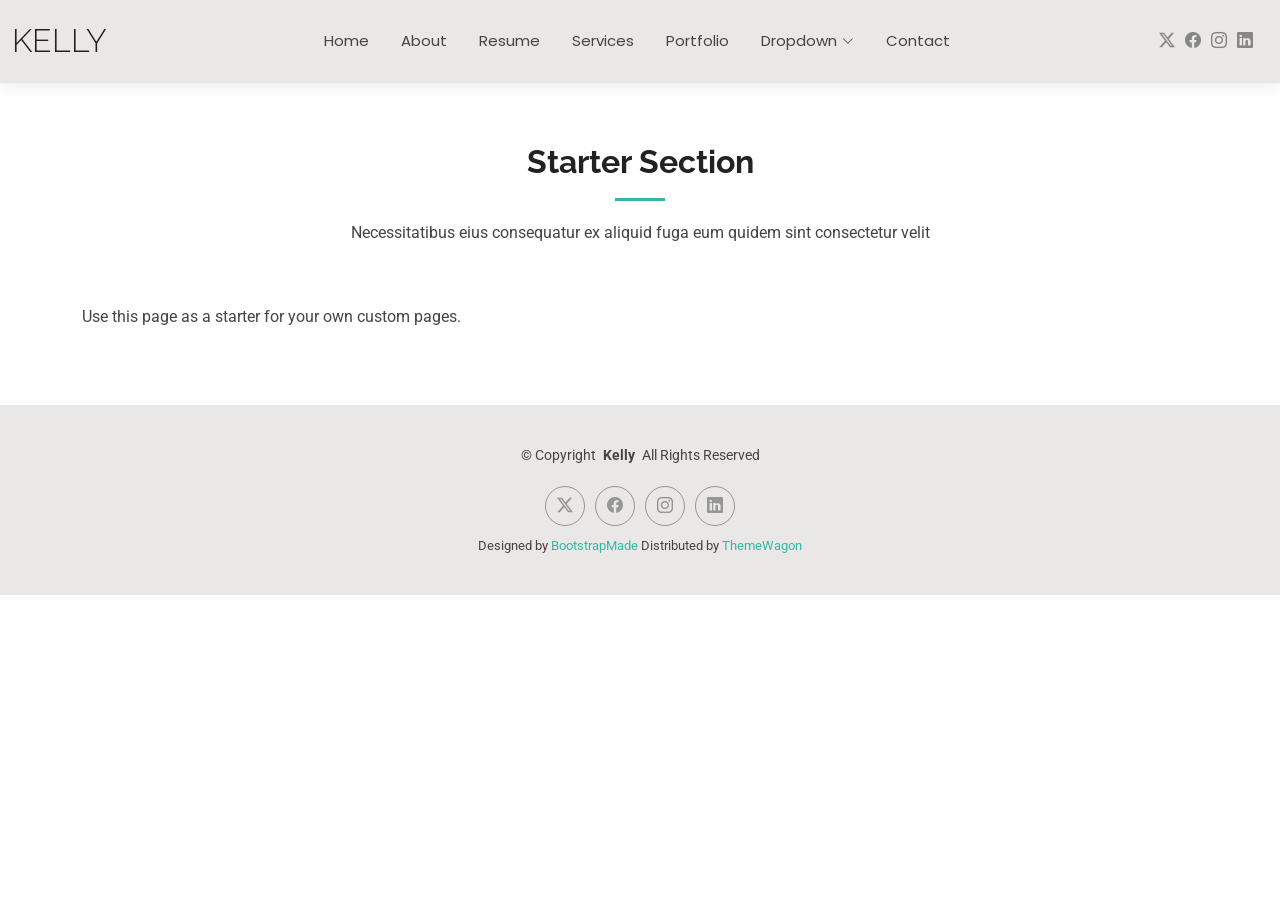
<file: starter-page.html>
<!DOCTYPE html>
<html lang="en">

<head>
  <meta charset="utf-8">
  <meta content="width=device-width, initial-scale=1.0" name="viewport">
  <title>Starter Page - Kelly Bootstrap Template</title>
  <meta name="description" content="">
  <meta name="keywords" content="">

  <!-- Favicons -->
  <link href="assets/img/favicon.png" rel="icon">
  <link href="assets/img/apple-touch-icon.png" rel="apple-touch-icon">

  <!-- Fonts -->
  <link href="https://fonts.googleapis.com" rel="preconnect">
  <link href="https://fonts.gstatic.com" rel="preconnect" crossorigin>
  <link href="https://fonts.googleapis.com/css2?family=Roboto:ital,wght@0,100;0,300;0,400;0,500;0,700;0,900;1,100;1,300;1,400;1,500;1,700;1,900&family=Poppins:ital,wght@0,100;0,200;0,300;0,400;0,500;0,600;0,700;0,800;0,900;1,100;1,200;1,300;1,400;1,500;1,600;1,700;1,800;1,900&family=Raleway:ital,wght@0,100;0,200;0,300;0,400;0,500;0,600;0,700;0,800;0,900;1,100;1,200;1,300;1,400;1,500;1,600;1,700;1,800;1,900&display=swap" rel="stylesheet">

  <!-- Vendor CSS Files -->
  <link href="assets/vendor/bootstrap/css/bootstrap.min.css" rel="stylesheet">
  <link href="assets/vendor/bootstrap-icons/bootstrap-icons.css" rel="stylesheet">
  <link href="assets/vendor/aos/aos.css" rel="stylesheet">
  <link href="assets/vendor/swiper/swiper-bundle.min.css" rel="stylesheet">
  <link href="assets/vendor/glightbox/css/glightbox.min.css" rel="stylesheet">

  <!-- Main CSS File -->
  <link href="assets/css/main.css" rel="stylesheet">

  <!-- =======================================================
  * Template Name: Kelly
  * Template URL: https://bootstrapmade.com/kelly-free-bootstrap-cv-resume-html-template/
  * Updated: Aug 07 2024 with Bootstrap v5.3.3
  * Author: BootstrapMade.com
  * License: https://bootstrapmade.com/license/
  ======================================================== -->
</head>

<body class="starter-page-page">

  <header id="header" class="header d-flex align-items-center light-background sticky-top">
    <div class="container-fluid position-relative d-flex align-items-center justify-content-between">

      <a href="index.html" class="logo d-flex align-items-center me-auto me-xl-0">
        <!-- Uncomment the line below if you also wish to use an image logo -->
        <!-- <img src="assets/img/logo.png" alt=""> -->
        <h1 class="sitename">Kelly</h1>
      </a>

      <nav id="navmenu" class="navmenu">
        <ul>
          <li><a href="index.html">Home</a></li>
          <li><a href="about.html">About</a></li>
          <li><a href="resume.html">Resume</a></li>
          <li><a href="services.html">Services</a></li>
          <li><a href="portfolio.html">Portfolio</a></li>
          <li class="dropdown"><a href="#"><span>Dropdown</span> <i class="bi bi-chevron-down toggle-dropdown"></i></a>
            <ul>
              <li><a href="#">Dropdown 1</a></li>
              <li class="dropdown"><a href="#"><span>Deep Dropdown</span> <i class="bi bi-chevron-down toggle-dropdown"></i></a>
                <ul>
                  <li><a href="#">Deep Dropdown 1</a></li>
                  <li><a href="#">Deep Dropdown 2</a></li>
                  <li><a href="#">Deep Dropdown 3</a></li>
                  <li><a href="#">Deep Dropdown 4</a></li>
                  <li><a href="#">Deep Dropdown 5</a></li>
                </ul>
              </li>
              <li><a href="#">Dropdown 2</a></li>
              <li><a href="#">Dropdown 3</a></li>
              <li><a href="#">Dropdown 4</a></li>
            </ul>
          </li>
          <li><a href="contact.html">Contact</a></li>
        </ul>
        <i class="mobile-nav-toggle d-xl-none bi bi-list"></i>
      </nav>

      <div class="header-social-links">
        <a href="#" class="twitter"><i class="bi bi-twitter-x"></i></a>
        <a href="#" class="facebook"><i class="bi bi-facebook"></i></a>
        <a href="#" class="instagram"><i class="bi bi-instagram"></i></a>
        <a href="#" class="linkedin"><i class="bi bi-linkedin"></i></a>
      </div>

    </div>
  </header>

  <main class="main">

    <!-- Starter Section Section -->
    <section id="starter-section" class="starter-section section">

      <!-- Section Title -->
      <div class="container section-title" data-aos="fade-up">
        <h2>Starter Section</h2>
        <p>Necessitatibus eius consequatur ex aliquid fuga eum quidem sint consectetur velit</p>
      </div><!-- End Section Title -->

      <div class="container" data-aos="fade-up">
        <p>Use this page as a starter for your own custom pages.</p>
      </div>

    </section><!-- /Starter Section Section -->

  </main>

  <footer id="footer" class="footer light-background">

    <div class="container">
      <div class="copyright text-center ">
        <p>© <span>Copyright</span> <strong class="px-1 sitename">Kelly</strong> <span>All Rights Reserved<br></span></p>
      </div>
      <div class="social-links d-flex justify-content-center">
        <a href=""><i class="bi bi-twitter-x"></i></a>
        <a href=""><i class="bi bi-facebook"></i></a>
        <a href=""><i class="bi bi-instagram"></i></a>
        <a href=""><i class="bi bi-linkedin"></i></a>
      </div>
      <div class="credits">
        <!-- All the links in the footer should remain intact. -->
        <!-- You can delete the links only if you've purchased the pro version. -->
        <!-- Licensing information: https://bootstrapmade.com/license/ -->
        <!-- Purchase the pro version with working PHP/AJAX contact form: [buy-url] -->
        Designed by <a href="https://bootstrapmade.com/">BootstrapMade</a> Distributed by <a href=“https://themewagon.com>ThemeWagon
      </div>
    </div>

  </footer>

  <!-- Scroll Top -->
  <a href="#" id="scroll-top" class="scroll-top d-flex align-items-center justify-content-center"><i class="bi bi-arrow-up-short"></i></a>

  <!-- Preloader -->
  <div id="preloader"></div>

  <!-- Vendor JS Files -->
  <script src="assets/vendor/bootstrap/js/bootstrap.bundle.min.js"></script>
  <script src="assets/vendor/php-email-form/validate.js"></script>
  <script src="assets/vendor/aos/aos.js"></script>
  <script src="assets/vendor/waypoints/noframework.waypoints.js"></script>
  <script src="assets/vendor/purecounter/purecounter_vanilla.js"></script>
  <script src="assets/vendor/swiper/swiper-bundle.min.js"></script>
  <script src="assets/vendor/glightbox/js/glightbox.min.js"></script>
  <script src="assets/vendor/imagesloaded/imagesloaded.pkgd.min.js"></script>
  <script src="assets/vendor/isotope-layout/isotope.pkgd.min.js"></script>

  <!-- Main JS File -->
  <script src="assets/js/main.js"></script>

</body>

</html>
</file>
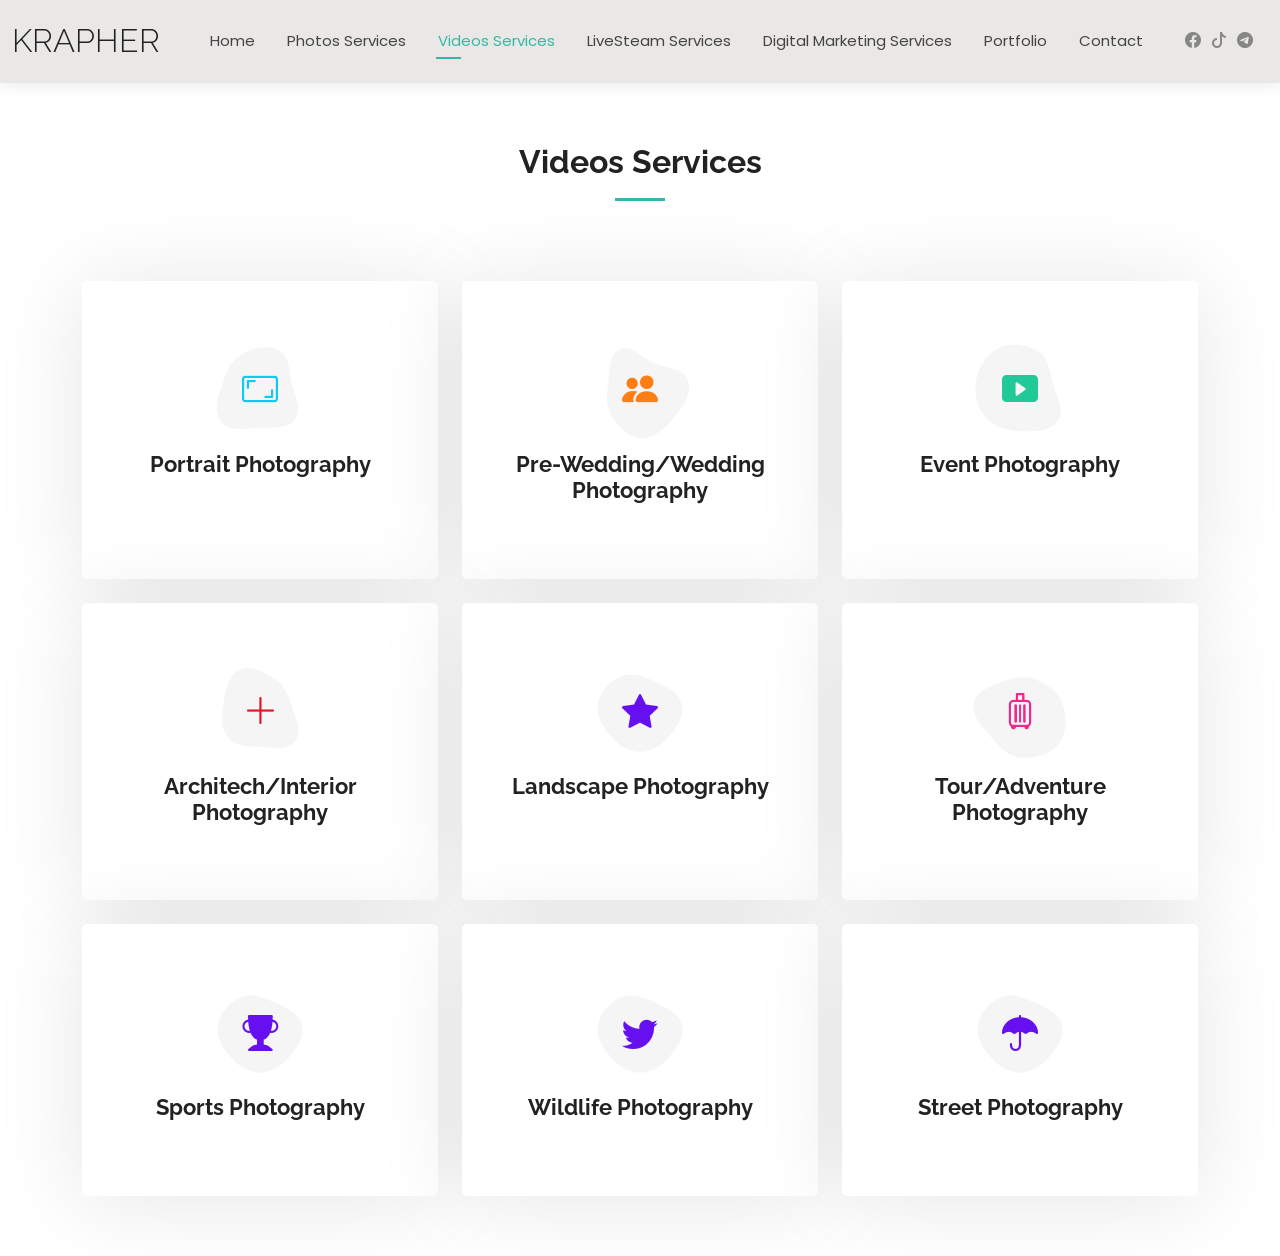
<file: videoservices.html>
<!DOCTYPE html>
<html lang="en">

<head>
  <meta charset="utf-8">
  <meta content="width=device-width, initial-scale=1.0" name="viewport">
  <title>Services - Kelly Bootstrap Template</title>
  <meta name="description" content="">
  <meta name="keywords" content="">

  <!-- Favicons -->
  <link href="assets/img/favicon.png" rel="icon">
  <link href="assets/img/apple-touch-icon.png" rel="apple-touch-icon">

  <!-- Fonts -->
  <link href="https://fonts.googleapis.com" rel="preconnect">
  <link href="https://fonts.gstatic.com" rel="preconnect" crossorigin>
  <link href="https://fonts.googleapis.com/css2?family=Roboto:ital,wght@0,100;0,300;0,400;0,500;0,700;0,900;1,100;1,300;1,400;1,500;1,700;1,900&family=Poppins:ital,wght@0,100;0,200;0,300;0,400;0,500;0,600;0,700;0,800;0,900;1,100;1,200;1,300;1,400;1,500;1,600;1,700;1,800;1,900&family=Raleway:ital,wght@0,100;0,200;0,300;0,400;0,500;0,600;0,700;0,800;0,900;1,100;1,200;1,300;1,400;1,500;1,600;1,700;1,800;1,900&display=swap" rel="stylesheet">

  <!-- Vendor CSS Files -->
  <link href="assets/vendor/bootstrap/css/bootstrap.min.css" rel="stylesheet">
  <link href="assets/vendor/bootstrap-icons/bootstrap-icons.css" rel="stylesheet">
  <link href="assets/vendor/aos/aos.css" rel="stylesheet">
  <link href="assets/vendor/swiper/swiper-bundle.min.css" rel="stylesheet">
  <link href="assets/vendor/glightbox/css/glightbox.min.css" rel="stylesheet">

  <!-- Main CSS File -->
  <link href="assets/css/main.css" rel="stylesheet">

  <!-- =======================================================
  * Template Name: Kelly
  * Template URL: https://bootstrapmade.com/kelly-free-bootstrap-cv-resume-html-template/
  * Updated: Aug 07 2024 with Bootstrap v5.3.3
  * Author: BootstrapMade.com
  * License: https://bootstrapmade.com/license/
  ======================================================== -->
</head>

<body class="services-page">

  <header id="header" class="header d-flex align-items-center light-background sticky-top">
    <div class="container-fluid position-relative d-flex align-items-center justify-content-between">

      <a href="index.html" class="logo d-flex align-items-center me-auto me-xl-0">
        <!-- Uncomment the line below if you also wish to use an image logo -->
        <!-- <img src="assets/img/logo.png" alt=""> -->
        <h1 class="sitename">Krapher</h1>
      </a>

      <nav id="navmenu" class="navmenu">
        <ul>
          <li><a href="index.html">Home</a></li>
          <li><a href="services.html">Photos Services</a></li>
		  <li><a href="videoservices.html" class="active">Videos Services</a></li>
		  <li><a href="livesteam.html">LiveSteam Services</a></li>
		  <li><a href="digital.html">Digital Marketing Services</a></li>
          <li><a href="portfolio.html">Portfolio</a></li>
          <li><a href="contact.html">Contact</a></li>
        </ul>
        <i class="mobile-nav-toggle d-xl-none bi bi-list"></i>
      </nav>

      <div class="header-social-links">
        <a href="https://web.facebook.com/profile.php?id=61571582931910" target="_blank" class="facebook"><i class="bi bi-facebook"></i></a>
        <a href="https://www.tiktok.com/@krapher.studio" target="_blank" class="instagram"><i class="bi bi-tiktok"></i></a>
		<a href="https://t.me/krapher_official" target="_blank" class="telegram"><i class="bi bi-telegram"></i></a>
      </div>

    </div>
  </header>

  <main class="main">

	  
	      <!-- Services Section -->
    <section id="services" class="services section">

      <!-- Section Title -->
      <div class="container section-title" data-aos="fade-up">
        <h2>Videos Services</h2>
      </div><!-- End Section Title -->

      <div class="container">

        <div class="row gy-4">

          <div class="col-lg-4 col-md-6" data-aos="fade-up" data-aos-delay="100">
            <div class="service-item item-cyan position-relative">
              <div class="icon">
                <svg width="100" height="100" viewBox="0 0 600 600" xmlns="https://picsvg.com/svg/tUnjTJ01.svg">
                  <path stroke="none" stroke-width="0" fill="#f5f5f5" d="M300,521.0016835830174C376.1290562159157,517.8887921683347,466.0731472004068,529.7835943286574,510.70327084640275,468.03025145048787C554.3714126377745,407.6079735673963,508.03601936045806,328.9844924480964,491.2728898941984,256.3432110539036C474.5976632858925,184.082847569629,479.9380746630129,96.60480741107993,416.23090153303,58.64404602377083C348.86323505073057,18.502131276798302,261.93793281208167,40.57373210992963,193.5410806939664,78.93577620505333C130.42746243093433,114.334589627462,98.30271207620316,179.96522072025542,76.75703585869454,249.04625023123273C51.97151888228291,328.5150500222984,13.704378332031375,421.85034740162234,66.52175969318436,486.19268352777647C119.04800174914682,550.1803526380478,217.28368757567262,524.383925680826,300,521.0016835830174"></path>
                </svg>
                <i class="bi bi-aspect-ratio"></i>
              </div>
              <a href="#" class="stretched-link">
                <h3>Portrait Photography</h3>
              </a>
            </div>
          </div><!-- End Service Item -->

          <div class="col-lg-4 col-md-6" data-aos="fade-up" data-aos-delay="200">
            <div class="service-item item-orange position-relative">
              <div class="icon">
                <svg width="100" height="100" viewBox="0 0 600 600" xmlns="https://www.svgrepo.com/show/19461/url-link.svg">
                  <path stroke="none" stroke-width="0" fill="#f5f5f5" d="M300,582.0697525312426C382.5290701553225,586.8405444964366,449.9789794690241,525.3245884688669,502.5850820975895,461.55621195738473C556.606425686781,396.0723002908107,615.8543463187945,314.28637112970534,586.6730223649479,234.56875336149918C558.9533121215079,158.8439757836574,454.9685369536778,164.00468322053177,381.49747125262974,130.76875717737553C312.15926192815925,99.40240125094834,248.97055460311594,18.661163978235184,179.8680185752513,50.54337015887873C110.5421016452524,82.52863877960104,119.82277516462835,180.83849132639028,109.12597500060166,256.43424936330496C100.08760227029461,320.3096726198365,92.17705696193138,384.0621239912766,124.79988738764834,439.7174275375508C164.83382741302287,508.01625554203684,220.96474134820875,577.5009287672846,300,582.0697525312426"></path>
                </svg>
                <i class="bi bi-people-fill"></i>
              </div>
              <a href="#" class="stretched-link">
                <h3>Pre-Wedding/Wedding Photography</h3>
              </a>

            </div>
          </div><!-- End Service Item -->

          <div class="col-lg-4 col-md-6" data-aos="fade-up" data-aos-delay="300">
            <div class="service-item item-teal position-relative">
              <div class="icon">
                <svg width="100" height="100" viewBox="0 0 600 600" xmlns="http://www.w3.org/2000/svg">
                  <path stroke="none" stroke-width="0" fill="#f5f5f5" d="M300,541.5067337569781C382.14930387511276,545.0595476570109,479.8736841581634,548.3450877840088,526.4010558755058,480.5488172755941C571.5218469581645,414.80211281144784,517.5187510058486,332.0715597781072,496.52539010469104,255.14436215662573C477.37192572678356,184.95920475031193,473.57363656557914,105.61284051026155,413.0603344069578,65.22779650032875C343.27470386102294,18.654635553484475,251.2091493199835,5.337323636656869,175.0934190732945,40.62881213300186C97.87086631185822,76.43348514350839,51.98124368387456,156.15599469081315,36.44837278890362,239.84606092416172C21.716077023791087,319.22268207091537,43.775223500013084,401.1760424656574,96.891909868211,461.97329694683043C147.22146801428983,519.5804099606455,223.5754009179313,538.201503339737,300,541.5067337569781"></path>
                </svg>
                <i class="bi bi-play-btn-fill"></i>
              </div>
              <a href="#" class="stretched-link">
                <h3>Event Photography</h3>
              </a>

            </div>
          </div><!-- End Service Item -->

          <div class="col-lg-4 col-md-6" data-aos="fade-up" data-aos-delay="400">
            <div class="service-item item-red position-relative">
              <div class="icon">
                <svg width="100" height="100" viewBox="0 0 600 600" xmlns="http://www.w3.org/2000/svg">
                  <path stroke="none" stroke-width="0" fill="#f5f5f5" d="M300,503.46388370962813C374.79870501325706,506.71871716319447,464.8034551963731,527.1746412648533,510.4981551193396,467.86667711651364C555.9287308511215,408.9015244558933,512.6030010748507,327.5744911775523,490.211057578863,256.5855673507754C471.097692560561,195.9906835881958,447.69079081568157,138.11976852964426,395.19560036434837,102.3242989838813C329.3053358748298,57.3949838291264,248.02791733380457,8.279543830951368,175.87071277845988,42.242879143198664C103.41431057327972,76.34704239035025,93.79494320519305,170.9812938413882,81.28167332365135,250.07896920659033C70.17666984294237,320.27484674793965,64.84698225790005,396.69656628748305,111.28512138212992,450.4950937839243C156.20124167950087,502.5303643271138,231.32542653798444,500.4755392045468,300,503.46388370962813"></path>
                </svg>
                <i class="bi bi-plus-lg"></i>
              </div>
              <a href="#" class="stretched-link">
                <h3>Architech/Interior Photography</h3>
              </a>

              <a href="#" class="stretched-link"></a>
            </div>
          </div><!-- End Service Item -->

          <div class="col-lg-4 col-md-6" data-aos="fade-up" data-aos-delay="500">
            <div class="service-item item-indigo position-relative">
              <div class="icon">
                <svg width="100" height="100" viewBox="0 0 600 600" xmlns="http://www.w3.org/2000/svg">
                  <path stroke="none" stroke-width="0" fill="#f5f5f5" d="M300,532.3542879108572C369.38199826031484,532.3153073249985,429.10787420159085,491.63046689027357,474.5244479745417,439.17860296908856C522.8885846962883,383.3225815378663,569.1668002868075,314.3205725914397,550.7432151929288,242.7694973846089C532.6665558377875,172.5657663291529,456.2379748765914,142.6223662098291,390.3689995646985,112.34683881706744C326.66090330228417,83.06452184765237,258.84405631176094,53.51806209861945,193.32584062364296,78.48882559362697C121.61183558270385,105.82097193414197,62.805066853699245,167.19869350419734,48.57481801355237,242.6138429142374C34.843463184063346,315.3850353017275,76.69343916112496,383.4422959591041,125.22947124332185,439.3748458443577C170.7312796277747,491.8107796887764,230.57421082200815,532.3932930995766,300,532.3542879108572"></path>
                </svg>
                <i class="bi bi-star-fill"></i>
              </div>
              <a href="#" class="stretched-link">
                <h3>Landscape Photography</h3>
              </a>

              <a href="#" class="stretched-link"></a>
            </div>
          </div><!-- End Service Item -->

          <div class="col-lg-4 col-md-6" data-aos="fade-up" data-aos-delay="600">
            <div class="service-item item-pink position-relative">
              <div class="icon">
                <svg width="100" height="100" viewBox="0 0 600 600" xmlns="http://www.w3.org/2000/svg">
                  <path stroke="none" stroke-width="0" fill="#f5f5f5" d="M300,566.797414625762C385.7384707136149,576.1784315230908,478.7894351017131,552.8928747891023,531.9192734346935,484.94944893311C584.6109503024035,417.5663521118492,582.489472248146,322.67544863468447,553.9536738515405,242.03673114598146C529.1557734026468,171.96086150256528,465.24506316201064,127.66468636344209,395.9583748389544,100.7403814666027C334.2173773831606,76.7482773500951,269.4350130405921,84.62216499799875,207.1952322260088,107.2889140133804C132.92018162631612,134.33871894543012,41.79353780512637,160.00259165414826,22.644507872594943,236.69541883565114C3.319112789854554,314.0945973066697,72.72355303640163,379.243833228382,124.04198916343866,440.3218312028393C172.9286146004772,498.5055451809895,224.45579914871206,558.5317968840102,300,566.797414625762"></path>
                </svg>
                <i class="bi bi-suitcase"></i>
              </div>
              <a href="#" class="stretched-link">
                <h3>Tour/Adventure Photography</h3>
              </a>

              <a href="#" class="stretched-link"></a>
            </div>
          </div><!-- End Service Item -->
		  
		            <div class="col-lg-4 col-md-6" data-aos="fade-up" data-aos-delay="500">
            <div class="service-item item-indigo position-relative">
              <div class="icon">
                <svg width="100" height="100" viewBox="0 0 600 600" xmlns="http://www.w3.org/2000/svg">
                  <path stroke="none" stroke-width="0" fill="#f5f5f5" d="M300,532.3542879108572C369.38199826031484,532.3153073249985,429.10787420159085,491.63046689027357,474.5244479745417,439.17860296908856C522.8885846962883,383.3225815378663,569.1668002868075,314.3205725914397,550.7432151929288,242.7694973846089C532.6665558377875,172.5657663291529,456.2379748765914,142.6223662098291,390.3689995646985,112.34683881706744C326.66090330228417,83.06452184765237,258.84405631176094,53.51806209861945,193.32584062364296,78.48882559362697C121.61183558270385,105.82097193414197,62.805066853699245,167.19869350419734,48.57481801355237,242.6138429142374C34.843463184063346,315.3850353017275,76.69343916112496,383.4422959591041,125.22947124332185,439.3748458443577C170.7312796277747,491.8107796887764,230.57421082200815,532.3932930995766,300,532.3542879108572"></path>
                </svg>
                <i class="bi bi-trophy-fill"></i>
              </div>
              <a href="#" class="stretched-link">
                <h3>Sports Photography</h3>
              </a>

              <a href="#" class="stretched-link"></a>
            </div>
          </div><!-- End Service Item -->
		            <div class="col-lg-4 col-md-6" data-aos="fade-up" data-aos-delay="500">
            <div class="service-item item-indigo position-relative">
              <div class="icon">
                <svg width="100" height="100" viewBox="0 0 600 600" xmlns="http://www.w3.org/2000/svg">
                  <path stroke="none" stroke-width="0" fill="#f5f5f5" d="M300,532.3542879108572C369.38199826031484,532.3153073249985,429.10787420159085,491.63046689027357,474.5244479745417,439.17860296908856C522.8885846962883,383.3225815378663,569.1668002868075,314.3205725914397,550.7432151929288,242.7694973846089C532.6665558377875,172.5657663291529,456.2379748765914,142.6223662098291,390.3689995646985,112.34683881706744C326.66090330228417,83.06452184765237,258.84405631176094,53.51806209861945,193.32584062364296,78.48882559362697C121.61183558270385,105.82097193414197,62.805066853699245,167.19869350419734,48.57481801355237,242.6138429142374C34.843463184063346,315.3850353017275,76.69343916112496,383.4422959591041,125.22947124332185,439.3748458443577C170.7312796277747,491.8107796887764,230.57421082200815,532.3932930995766,300,532.3542879108572"></path>
                </svg>
                <i class="bi bi-twitter"></i>
              </div>
              <a href="#" class="stretched-link">
                <h3>Wildlife Photography</h3>
              </a>

              <a href="#" class="stretched-link"></a>
            </div>
          </div><!-- End Service Item -->
		            <div class="col-lg-4 col-md-6" data-aos="fade-up" data-aos-delay="500">
            <div class="service-item item-indigo position-relative">
              <div class="icon">
                <svg width="100" height="100" viewBox="0 0 600 600" xmlns="http://www.w3.org/2000/svg">
                  <path stroke="none" stroke-width="0" fill="#f5f5f5" d="M300,532.3542879108572C369.38199826031484,532.3153073249985,429.10787420159085,491.63046689027357,474.5244479745417,439.17860296908856C522.8885846962883,383.3225815378663,569.1668002868075,314.3205725914397,550.7432151929288,242.7694973846089C532.6665558377875,172.5657663291529,456.2379748765914,142.6223662098291,390.3689995646985,112.34683881706744C326.66090330228417,83.06452184765237,258.84405631176094,53.51806209861945,193.32584062364296,78.48882559362697C121.61183558270385,105.82097193414197,62.805066853699245,167.19869350419734,48.57481801355237,242.6138429142374C34.843463184063346,315.3850353017275,76.69343916112496,383.4422959591041,125.22947124332185,439.3748458443577C170.7312796277747,491.8107796887764,230.57421082200815,532.3932930995766,300,532.3542879108572"></path>
                </svg>
                <i class="bi bi-umbrella-fill"></i>
              </div>
              <a href="#" class="stretched-link">
                <h3>Street Photography</h3>
              </a>

              <a href="#" class="stretched-link"></a>
            </div>
          </div><!-- End Service Item -->

        </div>

      </div>

 
  </main>

  </footer>

  <!-- Scroll Top -->
  <a href="#" id="scroll-top" class="scroll-top d-flex align-items-center justify-content-center"><i class="bi bi-arrow-up-short"></i></a>

  <!-- Preloader -->
  <div id="preloader"></div>

  <!-- Vendor JS Files -->
  <script src="assets/vendor/bootstrap/js/bootstrap.bundle.min.js"></script>
  <script src="assets/vendor/php-email-form/validate.js"></script>
  <script src="assets/vendor/aos/aos.js"></script>
  <script src="assets/vendor/waypoints/noframework.waypoints.js"></script>
  <script src="assets/vendor/purecounter/purecounter_vanilla.js"></script>
  <script src="assets/vendor/swiper/swiper-bundle.min.js"></script>
  <script src="assets/vendor/glightbox/js/glightbox.min.js"></script>
  <script src="assets/vendor/imagesloaded/imagesloaded.pkgd.min.js"></script>
  <script src="assets/vendor/isotope-layout/isotope.pkgd.min.js"></script>

  <!-- Main JS File -->
  <script src="assets/js/main.js"></script>

</body>

</html>
</file>
<file: assets/css/main.css>
/**
* Template Name: Kelly
* Template URL: https://bootstrapmade.com/kelly-free-bootstrap-cv-resume-html-template/
* Updated: Aug 07 2024 with Bootstrap v5.3.3
* Author: BootstrapMade.com
* License: https://bootstrapmade.com/license/
*/

/*--------------------------------------------------------------
# Font & Color Variables
# Help: https://bootstrapmade.com/color-system/
--------------------------------------------------------------*/
/* Fonts */
:root {
  --default-font: "Roboto",  system-ui, -apple-system, "Segoe UI", Roboto, "Helvetica Neue", Arial, "Noto Sans", "Liberation Sans", sans-serif, "Apple Color Emoji", "Segoe UI Emoji", "Segoe UI Symbol", "Noto Color Emoji";
  --heading-font: "Raleway",  sans-serif;
  --nav-font: "Poppins",  sans-serif;
}

/* Global Colors - The following color variables are used throughout the website. Updating them here will change the color scheme of the entire website */
:root { 
  --background-color: #ffffff; /* Background color for the entire website, including individual sections */
  --default-color: #444444; /* Default color used for the majority of the text content across the entire website */
  --heading-color: #222222; /* Color for headings, subheadings and title throughout the website */
  --accent-color: #34b7a7; /* Accent color that represents your brand on the website. It's used for buttons, links, and other elements that need to stand out */
  --surface-color: #ffffff; /* The surface color is used as a background of boxed elements within sections, such as cards, icon boxes, or other elements that require a visual separation from the global background. */
  --contrast-color: #ffffff; /* Contrast color for text, ensuring readability against backgrounds of accent, heading, or default colors. */
}

/* Nav Menu Colors - The following color variables are used specifically for the navigation menu. They are separate from the global colors to allow for more customization options */
:root {
  --nav-color: #444444;  /* The default color of the main navmenu links */
  --nav-hover-color: #34b7a7; /* Applied to main navmenu links when they are hovered over or active */
  --nav-mobile-background-color: #ffffff; /* Used as the background color for mobile navigation menu */
  --nav-dropdown-background-color: #ffffff; /* Used as the background color for dropdown items that appear when hovering over primary navigation items */
  --nav-dropdown-color: #444444; /* Used for navigation links of the dropdown items in the navigation menu. */
  --nav-dropdown-hover-color: #34b7a7; /* Similar to --nav-hover-color, this color is applied to dropdown navigation links when they are hovered over. */
}

/* Color Presets - These classes override global colors when applied to any section or element, providing reuse of the sam color scheme. */

.light-background {
  --background-color: #e9e8e6;
  --surface-color: #ffffff;
}

.dark-background {
  --background-color: #060606;
  --default-color: #ffffff;
  --heading-color: #ffffff;
  --surface-color: #252525;
  --contrast-color: #ffffff;
}

/* Smooth scroll */
:root {
  scroll-behavior: smooth;
}

/*--------------------------------------------------------------
# General Styling & Shared Classes
--------------------------------------------------------------*/
body {
  color: var(--default-color);
  background-color: var(--background-color);
  font-family: var(--default-font);
}

a {
  color: var(--accent-color);
  text-decoration: none;
  transition: 0.3s;
}

a:hover {
  color: color-mix(in srgb, var(--accent-color), transparent 25%);
  text-decoration: none;
}

h1,
h2,
h3,
h4,
h5,
h6 {
  color: var(--heading-color);
  font-family: var(--heading-font);
}

/* PHP Email Form Messages
------------------------------*/
.php-email-form .error-message {
  display: none;
  background: #df1529;
  color: #ffffff;
  text-align: left;
  padding: 15px;
  margin-bottom: 24px;
  font-weight: 600;
}

.php-email-form .sent-message {
  display: none;
  color: #ffffff;
  background: #059652;
  text-align: center;
  padding: 15px;
  margin-bottom: 24px;
  font-weight: 600;
}

.php-email-form .loading {
  display: none;
  background: var(--surface-color);
  text-align: center;
  padding: 15px;
  margin-bottom: 24px;
}

.php-email-form .loading:before {
  content: "";
  display: inline-block;
  border-radius: 50%;
  width: 24px;
  height: 24px;
  margin: 0 10px -6px 0;
  border: 3px solid var(--accent-color);
  border-top-color: var(--surface-color);
  animation: php-email-form-loading 1s linear infinite;
}

@keyframes php-email-form-loading {
  0% {
    transform: rotate(0deg);
  }

  100% {
    transform: rotate(360deg);
  }
}

/*--------------------------------------------------------------
# Global Header
--------------------------------------------------------------*/
.header {
  color: var(--default-color);
  background-color: var(--background-color);
  padding: 15px 0;
  transition: all 0.5s;
  z-index: 997;
  box-shadow: 0px 0 18px rgba(0, 0, 0, 0.1);
}

.header .logo {
  line-height: 1;
}

.header .logo img {
  max-height: 36px;
  margin-right: 8px;
}

.header .logo h1 {
  font-size: 32px;
  margin: 0;
  font-weight: 300;
  text-transform: uppercase;
  color: var(--heading-color);
}

.header .header-social-links {
  padding-right: 15px;
}

.header .header-social-links a {
  color: color-mix(in srgb, var(--default-color), transparent 40%);
  padding-left: 6px;
  display: inline-block;
  transition: 0.3s;
  font-size: 16px;
}

.header .header-social-links a:hover {
  color: var(--accent-color);
}

.header .header-social-links a i {
  line-height: 0px;
}

@media (max-width: 1200px) {
  .header .logo {
    order: 1;
  }

  .header .header-social-links {
    order: 2;
  }

  .header .navmenu {
    order: 3;
  }
}

/*--------------------------------------------------------------
# Navigation Menu
--------------------------------------------------------------*/
/* Desktop Navigation */
@media (min-width: 1200px) {
  .navmenu {
    padding: 0;
  }

  .navmenu ul {
    margin: 0;
    padding: 0;
    display: flex;
    list-style: none;
    align-items: center;
  }

  .navmenu li {
    position: relative;
  }

  .navmenu>ul>li {
    white-space: nowrap;
    padding: 15px 14px;
  }

  .navmenu>ul>li:last-child {
    padding-right: 0;
  }

  .navmenu a,
  .navmenu a:focus {
    color: var(--nav-color);
    font-size: 15px;
    padding: 0 2px;
    font-family: var(--nav-font);
    font-weight: 400;
    display: flex;
    align-items: center;
    justify-content: space-between;
    white-space: nowrap;
    transition: 0.3s;
    position: relative;
  }

  .navmenu a i,
  .navmenu a:focus i {
    font-size: 12px;
    line-height: 0;
    margin-left: 5px;
    transition: 0.3s;
  }

  .navmenu>ul>li>a:before {
    content: "";
    position: absolute;
    height: 2px;
    bottom: -6px;
    left: 0;
    background-color: var(--nav-hover-color);
    visibility: hidden;
    width: 0px;
    transition: all 0.3s ease-in-out 0s;
  }

  .navmenu a:hover:before,
  .navmenu li:hover>a:before,
  .navmenu .active:before {
    visibility: visible;
    width: 25px;
  }

  .navmenu li:hover>a,
  .navmenu .active,
  .navmenu .active:focus {
    color: var(--nav-hover-color);
  }

  .navmenu .dropdown ul {
    margin: 0;
    padding: 10px 0;
    background: var(--nav-dropdown-background-color);
    display: block;
    position: absolute;
    visibility: hidden;
    left: 14px;
    top: 130%;
    opacity: 0;
    transition: 0.3s;
    border-radius: 4px;
    z-index: 99;
    box-shadow: 0px 0px 30px rgba(0, 0, 0, 0.1);
  }

  .navmenu .dropdown ul li {
    min-width: 200px;
  }

  .navmenu .dropdown ul a {
    padding: 10px 20px;
    font-size: 15px;
    text-transform: none;
    color: var(--nav-dropdown-color);
  }

  .navmenu .dropdown ul a i {
    font-size: 12px;
  }

  .navmenu .dropdown ul a:hover,
  .navmenu .dropdown ul .active:hover,
  .navmenu .dropdown ul li:hover>a {
    color: var(--nav-dropdown-hover-color);
  }

  .navmenu .dropdown:hover>ul {
    opacity: 1;
    top: 100%;
    visibility: visible;
  }

  .navmenu .dropdown .dropdown ul {
    top: 0;
    left: -90%;
    visibility: hidden;
  }

  .navmenu .dropdown .dropdown:hover>ul {
    opacity: 1;
    top: 0;
    left: -100%;
    visibility: visible;
  }
}

/* Mobile Navigation */
@media (max-width: 1199px) {
  .mobile-nav-toggle {
    color: var(--nav-color);
    font-size: 28px;
    line-height: 0;
    margin-right: 10px;
    cursor: pointer;
    transition: color 0.3s;
  }

  .navmenu {
    padding: 0;
    z-index: 9997;
  }

  .navmenu ul {
    display: none;
    list-style: none;
    position: absolute;
    inset: 60px 20px 20px 20px;
    padding: 10px 0;
    margin: 0;
    border-radius: 6px;
    background-color: var(--nav-mobile-background-color);
    border: 1px solid color-mix(in srgb, var(--default-color), transparent 90%);
    box-shadow: none;
    overflow-y: auto;
    transition: 0.3s;
    z-index: 9998;
  }

  .navmenu a,
  .navmenu a:focus {
    color: var(--nav-dropdown-color);
    padding: 10px 20px;
    font-family: var(--nav-font);
    font-size: 17px;
    font-weight: 500;
    display: flex;
    align-items: center;
    justify-content: space-between;
    white-space: nowrap;
    transition: 0.3s;
  }

  .navmenu a i,
  .navmenu a:focus i {
    font-size: 12px;
    line-height: 0;
    margin-left: 5px;
    width: 30px;
    height: 30px;
    display: flex;
    align-items: center;
    justify-content: center;
    border-radius: 50%;
    transition: 0.3s;
    background-color: color-mix(in srgb, var(--accent-color), transparent 90%);
  }

  .navmenu a i:hover,
  .navmenu a:focus i:hover {
    background-color: var(--accent-color);
    color: var(--contrast-color);
  }

  .navmenu a:hover,
  .navmenu .active,
  .navmenu .active:focus {
    color: var(--nav-dropdown-hover-color);
  }

  .navmenu .active i,
  .navmenu .active:focus i {
    background-color: var(--accent-color);
    color: var(--contrast-color);
    transform: rotate(180deg);
  }

  .navmenu .dropdown ul {
    position: static;
    display: none;
    z-index: 99;
    padding: 10px 0;
    margin: 10px 20px;
    background-color: var(--nav-dropdown-background-color);
    transition: all 0.5s ease-in-out;
  }

  .navmenu .dropdown ul ul {
    background-color: rgba(33, 37, 41, 0.1);
  }

  .navmenu .dropdown>.dropdown-active {
    display: block;
    background-color: rgba(33, 37, 41, 0.03);
  }

  .mobile-nav-active {
    overflow: hidden;
  }

  .mobile-nav-active .mobile-nav-toggle {
    color: #fff;
    position: absolute;
    font-size: 32px;
    top: 15px;
    right: 15px;
    margin-right: 0;
    z-index: 9999;
  }

  .mobile-nav-active .navmenu {
    position: fixed;
    overflow: hidden;
    inset: 0;
    background: rgba(33, 37, 41, 0.8);
    transition: 0.3s;
  }

  .mobile-nav-active .navmenu>ul {
    display: block;
  }
}

/*--------------------------------------------------------------
# Global Footer
--------------------------------------------------------------*/
.footer {
  color: var(--default-color);
  background-color: var(--background-color);
  font-size: 14px;
  padding: 40px 0;
  position: relative;
}

.footer .copyright p {
  margin-bottom: 0;
}

.footer .social-links {
  margin-top: 20px;
}

.footer .social-links a {
  display: flex;
  align-items: center;
  justify-content: center;
  width: 40px;
  height: 40px;
  border-radius: 50%;
  border: 1px solid color-mix(in srgb, var(--default-color), transparent 50%);
  font-size: 16px;
  color: color-mix(in srgb, var(--default-color), transparent 50%);
  margin: 0 5px;
  transition: 0.3s;
}

.footer .social-links a:hover {
  color: var(--accent-color);
  border-color: var(--accent-color);
}

.footer .credits {
  margin-top: 10px;
  font-size: 13px;
  text-align: center;
}

/*--------------------------------------------------------------
# Preloader
--------------------------------------------------------------*/
#preloader {
  position: fixed;
  inset: 0;
  z-index: 9999;
  overflow: hidden;
  background-color: var(--background-color);
  transition: all 0.6s ease-out;
  width: 100%;
  height: 100vh;
}

#preloader:before,
#preloader:after {
  content: "";
  position: absolute;
  border: 4px solid var(--accent-color);
  border-radius: 50%;
  animation: animate-preloader 2s cubic-bezier(0, 0.2, 0.8, 1) infinite;
}

#preloader:after {
  animation-delay: -0.5s;
}

@keyframes animate-preloader {
  0% {
    width: 10px;
    height: 10px;
    top: calc(50% - 5px);
    left: calc(50% - 5px);
    opacity: 1;
  }

  100% {
    width: 72px;
    height: 72px;
    top: calc(50% - 36px);
    left: calc(50% - 36px);
    opacity: 0;
  }
}

/*--------------------------------------------------------------
# Scroll Top Button
--------------------------------------------------------------*/
.scroll-top {
  position: fixed;
  visibility: hidden;
  opacity: 0;
  right: 15px;
  bottom: -15px;
  z-index: 99999;
  background-color: var(--accent-color);
  width: 44px;
  height: 44px;
  border-radius: 50px;
  transition: all 0.4s;
}

.scroll-top i {
  font-size: 24px;
  color: var(--contrast-color);
  line-height: 0;
}

.scroll-top:hover {
  background-color: color-mix(in srgb, var(--accent-color), transparent 20%);
  color: var(--contrast-color);
}

.scroll-top.active {
  visibility: visible;
  opacity: 1;
  bottom: 15px;
}

/*--------------------------------------------------------------
# Disable aos animation delay on mobile devices
--------------------------------------------------------------*/
@media screen and (max-width: 768px) {
  [data-aos-delay] {
    transition-delay: 0 !important;
  }
}

/*--------------------------------------------------------------
# Global Page Titles & Breadcrumbs
--------------------------------------------------------------*/
.page-title {
  color: var(--default-color);
  background-color: var(--background-color);
  padding: 25px 0;
  position: relative;
  border-bottom: 1px solid color-mix(in srgb, var(--default-color), transparent 85%);
}

.page-title h1 {
  font-size: 24px;
  font-weight: 400;
}

.page-title .breadcrumbs ol {
  display: flex;
  flex-wrap: wrap;
  list-style: none;
  padding: 0;
  margin: 0;
  font-size: 14px;
  font-weight: 400;
}

.page-title .breadcrumbs ol li+li {
  padding-left: 10px;
}

.page-title .breadcrumbs ol li+li::before {
  content: "/";
  display: inline-block;
  padding-right: 10px;
  color: color-mix(in srgb, var(--default-color), transparent 70%);
}

/*--------------------------------------------------------------
# Global Sections
--------------------------------------------------------------*/
section,
.section {
  color: var(--default-color);
  background-color: var(--background-color);
  padding: 60px 0;
  scroll-margin-top: 100px;
  overflow: clip;
}

@media (max-width: 1199px) {

  section,
  .section {
    scroll-margin-top: 66px;
  }
}

/*--------------------------------------------------------------
# Global Section Titles
--------------------------------------------------------------*/
.section-title {
  text-align: center;
  padding-bottom: 60px;
  position: relative;
}

.section-title h2 {
  font-size: 32px;
  font-weight: 700;
  margin-bottom: 20px;
  padding-bottom: 20px;
  position: relative;
}

.section-title h2:after {
  content: "";
  position: absolute;
  display: block;
  width: 50px;
  height: 3px;
  background: var(--accent-color);
  left: 0;
  right: 0;
  bottom: 0;
  margin: auto;
}

.section-title p {
  margin-bottom: 0;
}

/*--------------------------------------------------------------
# Hero Section
--------------------------------------------------------------*/
.hero {
  width: 100%;
  min-height: calc(100vh - 82px);
  position: relative;
  padding: 80px 0;
  display: flex;
  align-items: center;
  justify-content: center;
}

@media (max-width: 1200px) {
  .hero {
    min-height: calc(100vh - 68px);
  }
}

.hero img {
  position: absolute;
  inset: 0;
  display: block;
  width: 100%;
  height: 100%;
  object-fit: cover;
  z-index: 1;
}

.hero .container {
  position: relative;
  z-index: 3;
}

.hero h2 {
  padding-bottom: 350px;
  margin: 0;
  font-size: 34px;
  font-weight: 700;
}

.hero p {
  margin: 10px 0 0 0;
  font-size: 24px;
  color: var(--heading-color);
}

.hero .btn-get-started {
  color: var(--contrast-color);
  background: var(--accent-color);
  font-family: var(--heading-font);
  text-transform: uppercase;
  font-weight: 600;
  font-size: 12px;
  letter-spacing: 1px;
  display: inline-block;
  padding: 12px 40px;
  border-radius: 50px;
  transition: 0.5s;
  margin-top: 30px;
}

.hero .btn-get-started:hover {
  background: color-mix(in srgb, var(--accent-color) 90%, white 20%);
}

@media (max-width: 768px) {
  .hero h2 {
    font-size: 32px;
	padding-bottom:210px;
  }

  .hero p {
    font-size: 18px;
  }
}

/*--------------------------------------------------------------
# About Section
--------------------------------------------------------------*/
.about .content h2 {
  font-weight: 700;
  font-size: 24px;
}

.about .content ul {
  list-style: none;
  padding: 0;
}

.about .content ul li {
  margin-bottom: 20px;
  display: flex;
  align-items: center;
}

.about .content ul strong {
  margin-right: 10px;
}

.about .content ul i {
  font-size: 16px;
  margin-right: 5px;
  color: var(--accent-color);
  line-height: 0;
}

/*--------------------------------------------------------------
# Skills Section
--------------------------------------------------------------*/
.skills .progress {
  height: 60px;
  display: block;
  background: none;
  border-radius: 0;
}

.skills .progress .skill {
  color: var(--heading-color);
  padding: 0;
  margin: 0 0 6px 0;
  text-transform: uppercase;
  display: block;
  font-weight: 600;
  font-family: var(--heading-font);
}

.skills .progress .skill .val {
  float: right;
  font-style: normal;
}

.skills .progress-bar-wrap {
  background: color-mix(in srgb, var(--default-color), transparent 90%);
  height: 10px;
}

.skills .progress-bar {
  width: 1px;
  height: 10px;
  transition: 0.9s;
  background-color: var(--accent-color);
}

/*--------------------------------------------------------------
# Stats Section
--------------------------------------------------------------*/
.stats .stats-item {
  padding: 30px;
  width: 100%;
}

.stats .stats-item span {
  color: var(--heading-color);
  font-size: 48px;
  display: block;
  font-weight: 700;
  margin-bottom: 20px;
  padding-bottom: 20px;
  position: relative;
}

.stats .stats-item span:after {
  content: "";
  position: absolute;
  display: block;
  width: 25px;
  height: 3px;
  background: var(--accent-color);
  left: 0;
  right: 0;
  bottom: 0;
  margin: auto;
}

.stats .stats-item p {
  color: color-mix(in srgb, var(--default-color), transparent 40%);
  padding: 0;
  margin: 0;
  font-family: var(--heading-font);
  font-weight: 500;
}

/*--------------------------------------------------------------
# Testimonials Section
--------------------------------------------------------------*/
.testimonials .section-header {
  margin-bottom: 40px;
}

.testimonials .testimonials-carousel,
.testimonials .testimonials-slider {
  overflow: hidden;
}

.testimonials .testimonial-item {
  text-align: center;
}

.testimonials .testimonial-item .testimonial-img {
  width: 120px;
  border-radius: 50%;
  border: 4px solid var(--background-color);
  margin: 0 auto;
}

.testimonials .testimonial-item h3 {
  font-size: 20px;
  font-weight: bold;
  margin: 10px 0 5px 0;
}

.testimonials .testimonial-item h4 {
  font-size: 14px;
  color: color-mix(in srgb, var(--default-color), transparent 40%);
  margin: 0 0 15px 0;
}

.testimonials .testimonial-item .stars {
  margin-bottom: 15px;
}

.testimonials .testimonial-item .stars i {
  color: #ffc107;
  margin: 0 1px;
}

.testimonials .testimonial-item .quote-icon-left,
.testimonials .testimonial-item .quote-icon-right {
  color: color-mix(in srgb, var(--accent-color), transparent 50%);
  font-size: 26px;
  line-height: 0;
}

.testimonials .testimonial-item .quote-icon-left {
  display: inline-block;
  left: -5px;
  position: relative;
}

.testimonials .testimonial-item .quote-icon-right {
  display: inline-block;
  right: -5px;
  position: relative;
  top: 10px;
  transform: scale(-1, -1);
}

.testimonials .testimonial-item p {
  font-style: italic;
  margin: 0 auto 15px auto;
}

.testimonials .swiper-wrapper {
  height: auto;
}

.testimonials .swiper-pagination {
  margin-top: 20px;
  position: relative;
}

.testimonials .swiper-pagination .swiper-pagination-bullet {
  width: 12px;
  height: 12px;
  opacity: 1;
  background-color: color-mix(in srgb, var(--default-color), transparent 85%);
}

.testimonials .swiper-pagination .swiper-pagination-bullet-active {
  background-color: var(--accent-color);
}

@media (min-width: 992px) {
  .testimonials .testimonial-item p {
    width: 80%;
  }
}

/*--------------------------------------------------------------
# Resume Section
--------------------------------------------------------------*/
.resume .resume-title {
  color: var(--heading-color);
  font-size: 26px;
  font-weight: 700;
  margin-top: 20px;
  margin-bottom: 20px;
}

.resume .resume-item {
  padding: 0 0 20px 20px;
  margin-top: -2px;
  border-left: 2px solid var(--accent-color);
  position: relative;
}

.resume .resume-item h4 {
  line-height: 18px;
  font-size: 18px;
  font-weight: 600;
  text-transform: uppercase;
  color: color-mix(in srgb, var(--default-color), transparent 20%);
  margin-bottom: 10px;
}

.resume .resume-item h5 {
  font-size: 16px;
  padding: 5px 15px;
  display: inline-block;
  font-weight: 600;
  margin-bottom: 10px;
}

.resume .resume-item ul {
  padding-left: 20px;
}

.resume .resume-item ul li {
  padding-bottom: 10px;
}

.resume .resume-item:last-child {
  padding-bottom: 0;
}

.resume .resume-item::before {
  content: "";
  position: absolute;
  width: 16px;
  height: 16px;
  border-radius: 50px;
  left: -9px;
  top: 0;
  background: var(--background-color);
  border: 2px solid var(--accent-color);
}

/*--------------------------------------------------------------
# Services Section
--------------------------------------------------------------*/
.services .service-item {
  background-color: var(--surface-color);
  box-shadow: 0px 5px 90px 0px rgba(0, 0, 0, 0.1);
  height: 100%;
  padding: 60px 30px;
  text-align: center;
  transition: 0.3s;
  border-radius: 5px;
}

.services .service-item .icon {
  margin: 0 auto;
  width: 100px;
  height: 100px;
  display: flex;
  align-items: center;
  justify-content: center;
  transition: ease-in-out 0.3s;
  position: relative;
}

.services .service-item .icon i {
  font-size: 36px;
  transition: 0.5s;
  position: relative;
}

.services .service-item .icon svg {
  position: absolute;
  top: 0;
  left: 0;
}

.services .service-item .icon svg path {
  transition: 0.5s;
  fill: color-mix(in srgb, var(--default-color), transparent 95%);
}

.services .service-item h3 {
  font-weight: 700;
  margin: 10px 0 15px 0;
  font-size: 22px;
}

.services .service-item p {
  line-height: 24px;
  font-size: 14px;
  margin-bottom: 0;
}

.services .service-item:hover {
  box-shadow: 0px 5px 35px 0px rgba(0, 0, 0, 0.1);
}

.services .service-item.item-cyan i {
  color: #0dcaf0;
}

.services .service-item.item-cyan:hover .icon i {
  color: #fff;
}

.services .service-item.item-cyan:hover .icon path {
  fill: #0dcaf0;
}

.services .service-item.item-orange i {
  color: #fd7e14;
}

.services .service-item.item-orange:hover .icon i {
  color: #fff;
}

.services .service-item.item-orange:hover .icon path {
  fill: #fd7e14;
}

.services .service-item.item-teal i {
  color: #20c997;
}

.services .service-item.item-teal:hover .icon i {
  color: #fff;
}

.services .service-item.item-teal:hover .icon path {
  fill: #20c997;
}

.services .service-item.item-red i {
  color: #df1529;
}

.services .service-item.item-red:hover .icon i {
  color: #fff;
}

.services .service-item.item-red:hover .icon path {
  fill: #df1529;
}

.services .service-item.item-indigo i {
  color: #6610f2;
}

.services .service-item.item-indigo:hover .icon i {
  color: #fff;
}

.services .service-item.item-indigo:hover .icon path {
  fill: #6610f2;
}

.services .service-item.item-pink i {
  color: #f3268c;
}

.services .service-item.item-pink:hover .icon i {
  color: #fff;
}

.services .service-item.item-pink:hover .icon path {
  fill: #f3268c;
}

/*--------------------------------------------------------------
# Portfolio Section
--------------------------------------------------------------*/
.portfolio .portfolio-filters {
  padding: 0;
  margin: 0 auto 20px auto;
  list-style: none;
  text-align: center;
}

.portfolio .portfolio-filters li {
  cursor: pointer;
  display: inline-block;
  padding: 8px 20px 10px 20px;
  margin: 0;
  font-size: 15px;
  font-weight: 500;
  line-height: 1;
  margin-bottom: 5px;
  border-radius: 50px;
  transition: all 0.3s ease-in-out;
  font-family: var(--heading-font);
}

.portfolio .portfolio-filters li:hover,
.portfolio .portfolio-filters li.filter-active {
  color: var(--contrast-color);
  background-color: var(--accent-color);
}

.portfolio .portfolio-filters li:first-child {
  margin-left: 0;
}

.portfolio .portfolio-filters li:last-child {
  margin-right: 0;
}

@media (max-width: 575px) {
  .portfolio .portfolio-filters li {
    font-size: 14px;
    margin: 0 0 10px 0;
  }
}

.portfolio .portfolio-item {
  position: relative;
  overflow: hidden;
}

.portfolio .portfolio-item .portfolio-info {
  opacity: 0;
  position: absolute;
  left: 12px;
  right: 12px;
  bottom: -100%;
  z-index: 3;
  transition: all ease-in-out 0.5s;
  background: color-mix(in srgb, var(--surface-color), transparent 10%);
  padding: 15px;
}

.portfolio .portfolio-item .portfolio-info h4 {
  font-size: 18px;
  font-weight: 600;
  padding-right: 50px;
}

.portfolio .portfolio-item .portfolio-info p {
  color: color-mix(in srgb, var(--default-color), transparent 30%);
  font-size: 14px;
  margin-bottom: 0;
  padding-right: 50px;
}

.portfolio .portfolio-item .portfolio-info .preview-link,
.portfolio .portfolio-item .portfolio-info .details-link {
  position: absolute;
  right: 50px;
  font-size: 24px;
  top: calc(50% - 14px);
  color: color-mix(in srgb, var(--default-color), transparent 30%);
  transition: 0.3s;
  line-height: 0;
}

.portfolio .portfolio-item .portfolio-info .preview-link:hover,
.portfolio .portfolio-item .portfolio-info .details-link:hover {
  color: var(--accent-color);
}

.portfolio .portfolio-item .portfolio-info .details-link {
  right: 14px;
  font-size: 28px;
}

.portfolio .portfolio-item:hover .portfolio-info {
  opacity: 1;
  bottom: 0;
}

/*--------------------------------------------------------------
# Portfolio Details Section
--------------------------------------------------------------*/
.portfolio-details .portfolio-details-slider img {
  width: 100%;
}

.portfolio-details .portfolio-details-slider .swiper-pagination {
  margin-top: 20px;
  position: relative;
}

.portfolio-details .portfolio-details-slider .swiper-pagination .swiper-pagination-bullet {
  width: 12px;
  height: 12px;
  background-color: color-mix(in srgb, var(--default-color), transparent 85%);
  opacity: 1;
}

.portfolio-details .portfolio-details-slider .swiper-pagination .swiper-pagination-bullet-active {
  background-color: var(--accent-color);
}

.portfolio-details .portfolio-info {
  background-color: var(--surface-color);
  padding: 30px;
  box-shadow: 0px 0 30px rgba(0, 0, 0, 0.1);
}

.portfolio-details .portfolio-info h3 {
  font-size: 22px;
  font-weight: 700;
  margin-bottom: 20px;
  padding-bottom: 20px;
  border-bottom: 1px solid color-mix(in srgb, var(--default-color), transparent 85%);
}

.portfolio-details .portfolio-info ul {
  list-style: none;
  padding: 0;
  font-size: 15px;
}

.portfolio-details .portfolio-info ul li+li {
  margin-top: 10px;
}

.portfolio-details .portfolio-description {
  padding-top: 30px;
}

.portfolio-details .portfolio-description h2 {
  font-size: 26px;
  font-weight: 700;
  margin-bottom: 20px;
}

.portfolio-details .portfolio-description p {
  padding: 0;
  color: color-mix(in srgb, var(--default-color), transparent 30%);
}

/*--------------------------------------------------------------
# Contact Section
--------------------------------------------------------------*/
.contact .info-wrap {
  background-color: var(--surface-color);
  box-shadow: 0px 0px 20px rgba(0, 0, 0, 0.1);
  padding: 30px;
}

@media (max-width: 575px) {
  .contact .info-wrap {
    padding: 20px;
  }
}

.contact .info-item {
  margin-bottom: 40px;
}

.contact .info-item i {
  font-size: 20px;
  color: var(--accent-color);
  background: color-mix(in srgb, var(--accent-color), transparent 92%);
  width: 44px;
  height: 44px;
  display: flex;
  justify-content: center;
  align-items: center;
  border-radius: 50px;
  transition: all 0.3s ease-in-out;
  margin-right: 15px;
}

.contact .info-item h3 {
  padding: 0;
  font-size: 18px;
  font-weight: 700;
  margin-bottom: 5px;
}

.contact .info-item p {
  padding: 0;
  margin-bottom: 0;
  font-size: 14px;
}

.contact .info-item:hover i {
  background: var(--accent-color);
  color: var(--contrast-color);
}

.contact .php-email-form {
  background-color: var(--surface-color);
  height: 100%;
  padding: 30px;
  box-shadow: 0px 0px 20px rgba(0, 0, 0, 0.1);
}

@media (max-width: 575px) {
  .contact .php-email-form {
    padding: 20px;
  }
}

.contact .php-email-form input[type=text],
.contact .php-email-form input[type=email],
.contact .php-email-form textarea {
  font-size: 14px;
  padding: 10px 15px;
  box-shadow: none;
  border-radius: 0;
  color: var(--default-color);
  background-color: var(--surface-color);
  border-color: color-mix(in srgb, var(--default-color), transparent 80%);
}

.contact .php-email-form input[type=text]:focus,
.contact .php-email-form input[type=email]:focus,
.contact .php-email-form textarea:focus {
  border-color: var(--accent-color);
}

.contact .php-email-form input[type=text]::placeholder,
.contact .php-email-form input[type=email]::placeholder,
.contact .php-email-form textarea::placeholder {
  color: color-mix(in srgb, var(--default-color), transparent 70%);
}

.contact .php-email-form button[type=submit] {
  color: var(--contrast-color);
  background: var(--accent-color);
  border: 0;
  padding: 10px 30px;
  transition: 0.4s;
  border-radius: 50px;
}

.contact .php-email-form button[type=submit]:hover {
  background: color-mix(in srgb, var(--accent-color), transparent 25%);
}

/*--------------------------------------------------------------
# Starter Section Section
--------------------------------------------------------------*/
.starter-section {
  /* Add your styles here */
}

.container22 {
    display: flex;
    justify-content: space-around;
    flex-wrap: wrap;
}
.video {
    flex: 1;
    min-width: 300px; /* Adjust this value based on your needs */
    margin: 10px;
}
iframe {
    width: 100%;
    height: 100%;
    aspect-ratio: 16 / 9; /* Maintain 16:9 aspect ratio */
}
</file>
